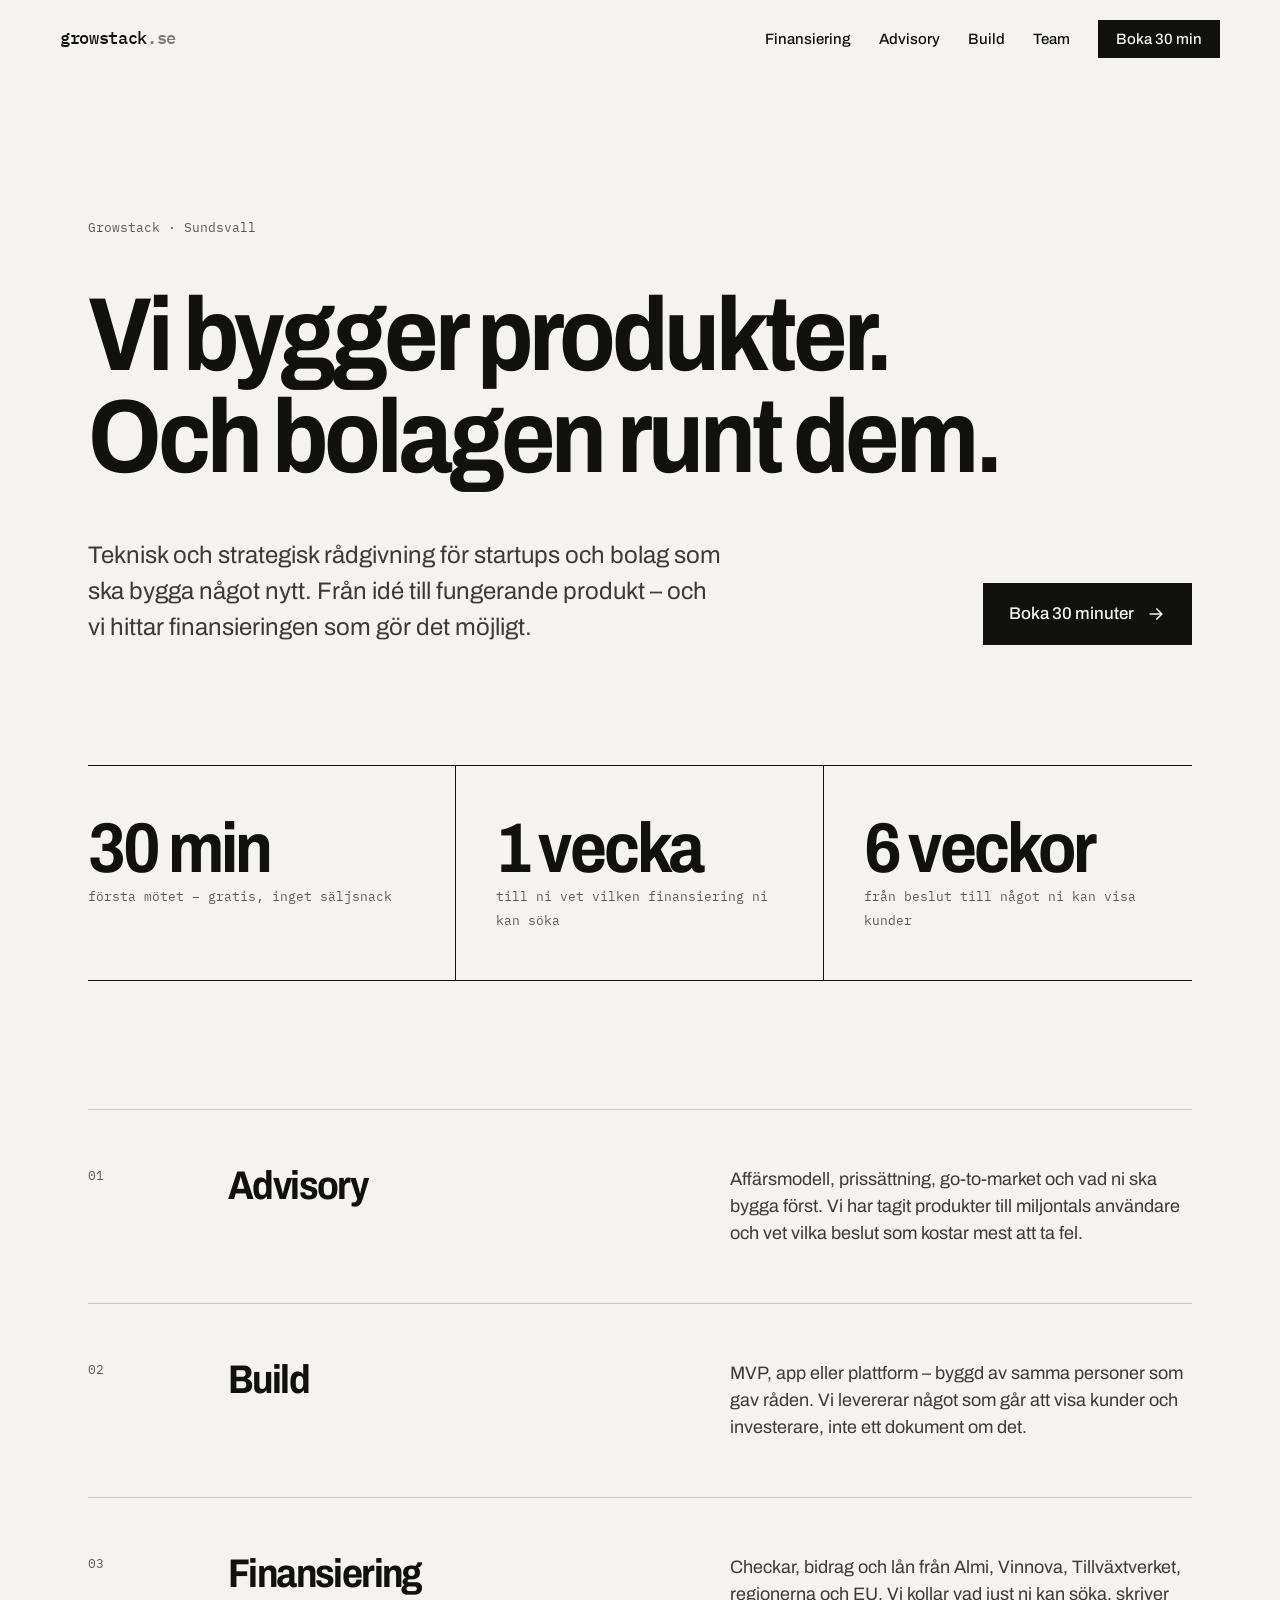
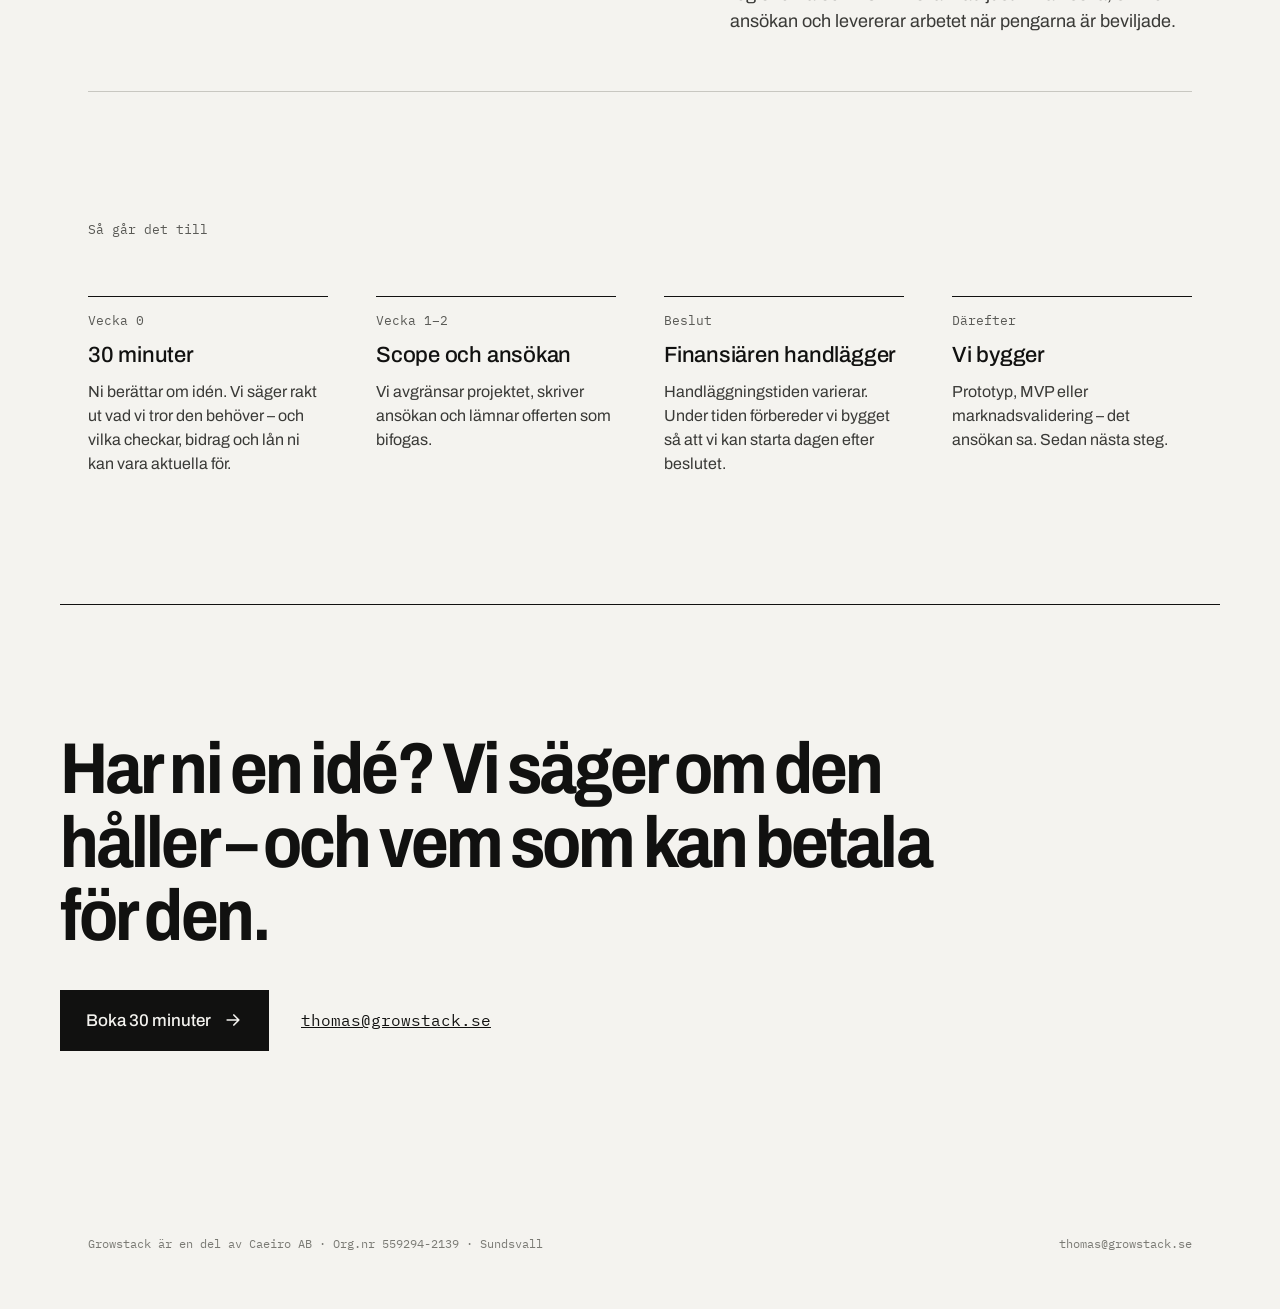
<file: index.html>
<!doctype html>
<html lang="sv"><head><meta charset="utf-8"><meta name="viewport" content="width=device-width,initial-scale=1">
<title>Growstack – produktbygge, rådgivning och finansiering för startups</title><meta name="description" content="Teknisk och strategisk rådgivning, MVP-bygge och hjälp att hitta och söka checkar, bidrag och lån. Sundsvall, hela världen."><link rel="canonical" href="https://growstack.se/">
<meta property="og:title" content="Growstack – produktbygge, rådgivning och finansiering för startups"><meta property="og:description" content="Teknisk och strategisk rådgivning, MVP-bygge och hjälp att hitta och söka checkar, bidrag och lån. Sundsvall, hela världen."><meta property="og:url" content="https://growstack.se/"><meta property="og:type" content="website">
<link rel="preconnect" href="https://fonts.googleapis.com"><link rel="preconnect" href="https://fonts.gstatic.com" crossorigin>
<link href="https://fonts.googleapis.com/css2?family=Archivo:wdth,wght@87.5,500;87.5,700;100,400;100,500&family=IBM+Plex+Mono:wght@400;500&display=swap" rel="stylesheet">
<link rel="stylesheet" href="/style.css">
<script type="application/ld+json">{"@context":"https://schema.org","@type":"ProfessionalService","name":"Growstack","url":"https://growstack.se","email":"thomas@growstack.se","address":{"@type":"PostalAddress","addressLocality":"Sundsvall","addressCountry":"SE"},"areaServed":"SE","parentOrganization":{"@type":"Organization","name":"Caeiro AB"}}</script>
</head><body>
<header><div class="wrap nav" id="nav"><a class="logo" href="/">growstack<span>.se</span></a><ul><li><a href="/finansiering">Finansiering</a></li><li><a href="/advisory">Advisory</a></li><li><a href="/build">Build</a></li><li><a href="/team">Team</a></li><li><a class="cta" href="/boka">Boka 30 min</a></li></ul>
<button class="burger" aria-label="Meny" onclick="document.getElementById('nav').classList.toggle('open')"><svg width="24" height="24" viewBox="0 0 24 24" fill="none" stroke="#111110" stroke-width="2" stroke-linecap="round"><path d="M4 7h16M4 12h16M4 17h16"/></svg></button></div></header>
<main><section class="wrap hero"><span class="mono">Growstack · Sundsvall</span><h1>Vi bygger produkter.<br>Och bolagen runt dem.</h1><div class="hero-row"><p class="lead">Teknisk och strategisk rådgivning för startups och bolag som ska bygga något nytt. Från idé till fungerande produkt – och vi hittar finansieringen som gör det möjligt.</p><a class="btn" href="/boka">Boka 30 minuter<svg width="20" height="20" viewBox="0 0 24 24" fill="none" stroke="currentColor" stroke-width="2" stroke-linecap="round" stroke-linejoin="round"><path d="M5 12h14M13 6l6 6-6 6"/></svg></a></div></section><section class="wrap" style="padding-top:0"><div class="nums"><div><b>30 min</b><span class="mono">första mötet – gratis, inget säljsnack</span></div><div><b>1 vecka</b><span class="mono">till ni vet vilken finansiering ni kan söka</span></div><div><b>6 veckor</b><span class="mono">från beslut till något ni kan visa kunder</span></div></div></section><section class="wrap" style="padding-top:0"><div class="rows"><div><span class="mono">01</span><h2>Advisory</h2><p style="font-size:18px;color:var(--body)">Affärsmodell, prissättning, go-to-market och vad ni ska bygga först. Vi har tagit produkter till miljontals användare och vet vilka beslut som kostar mest att ta fel.</p></div><div><span class="mono">02</span><h2>Build</h2><p style="font-size:18px;color:var(--body)">MVP, app eller plattform – byggd av samma personer som gav råden. Vi levererar något som går att visa kunder och investerare, inte ett dokument om det.</p></div><div><span class="mono">03</span><h2>Finansiering</h2><p style="font-size:18px;color:var(--body)">Checkar, bidrag och lån från Almi, Vinnova, Tillväxtverket, regionerna och EU. Vi kollar vad just ni kan söka, skriver ansökan och levererar arbetet när pengarna är beviljade.</p></div></div></section><section class="wrap" style="padding-top:0"><div class="stack" style="gap:56px"><span class="mono">Så går det till</span><div class="cols"><div><span class=mono>Vecka 0</span><h3>30 minuter</h3><p style="font-size:16px;color:var(--body)">Ni berättar om idén. Vi säger rakt ut vad vi tror den behöver – och vilka checkar, bidrag och lån ni kan vara aktuella för.</p></div><div><span class=mono>Vecka 1–2</span><h3>Scope och ansökan</h3><p style="font-size:16px;color:var(--body)">Vi avgränsar projektet, skriver ansökan och lämnar offerten som bifogas.</p></div><div><span class=mono>Beslut</span><h3>Finansiären handlägger</h3><p style="font-size:16px;color:var(--body)">Handläggningstiden varierar. Under tiden förbereder vi bygget så att vi kan starta dagen efter beslutet.</p></div><div><span class=mono>Därefter</span><h3>Vi bygger</h3><p style="font-size:16px;color:var(--body)">Prototyp, MVP eller marknadsvalidering – det ansökan sa. Sedan nästa steg.</p></div></div></div></section><section class="wrap" style="padding:0"><div class="cta-blk"><h2 style="font-size:clamp(36px,6vw,72px);max-width:900px">Har ni en idé? Vi säger om den håller – och vem som kan betala för den.</h2><div class="row"><a class="btn" href="/boka">Boka 30 minuter<svg width="20" height="20" viewBox="0 0 24 24" fill="none" stroke="currentColor" stroke-width="2" stroke-linecap="round" stroke-linejoin="round"><path d="M5 12h14M13 6l6 6-6 6"/></svg></a><a href="mailto:thomas@growstack.se" class="mono" style="font-size:16px;color:var(--ink)">thomas@growstack.se</a></div></div></section></main>
<footer><div class="wrap foot"><div>Growstack är en del av Caeiro AB · Org.nr 559294-2139 · Sundsvall</div><a href="mailto:thomas@growstack.se">thomas@growstack.se</a></div></footer>
</body></html>
</file>
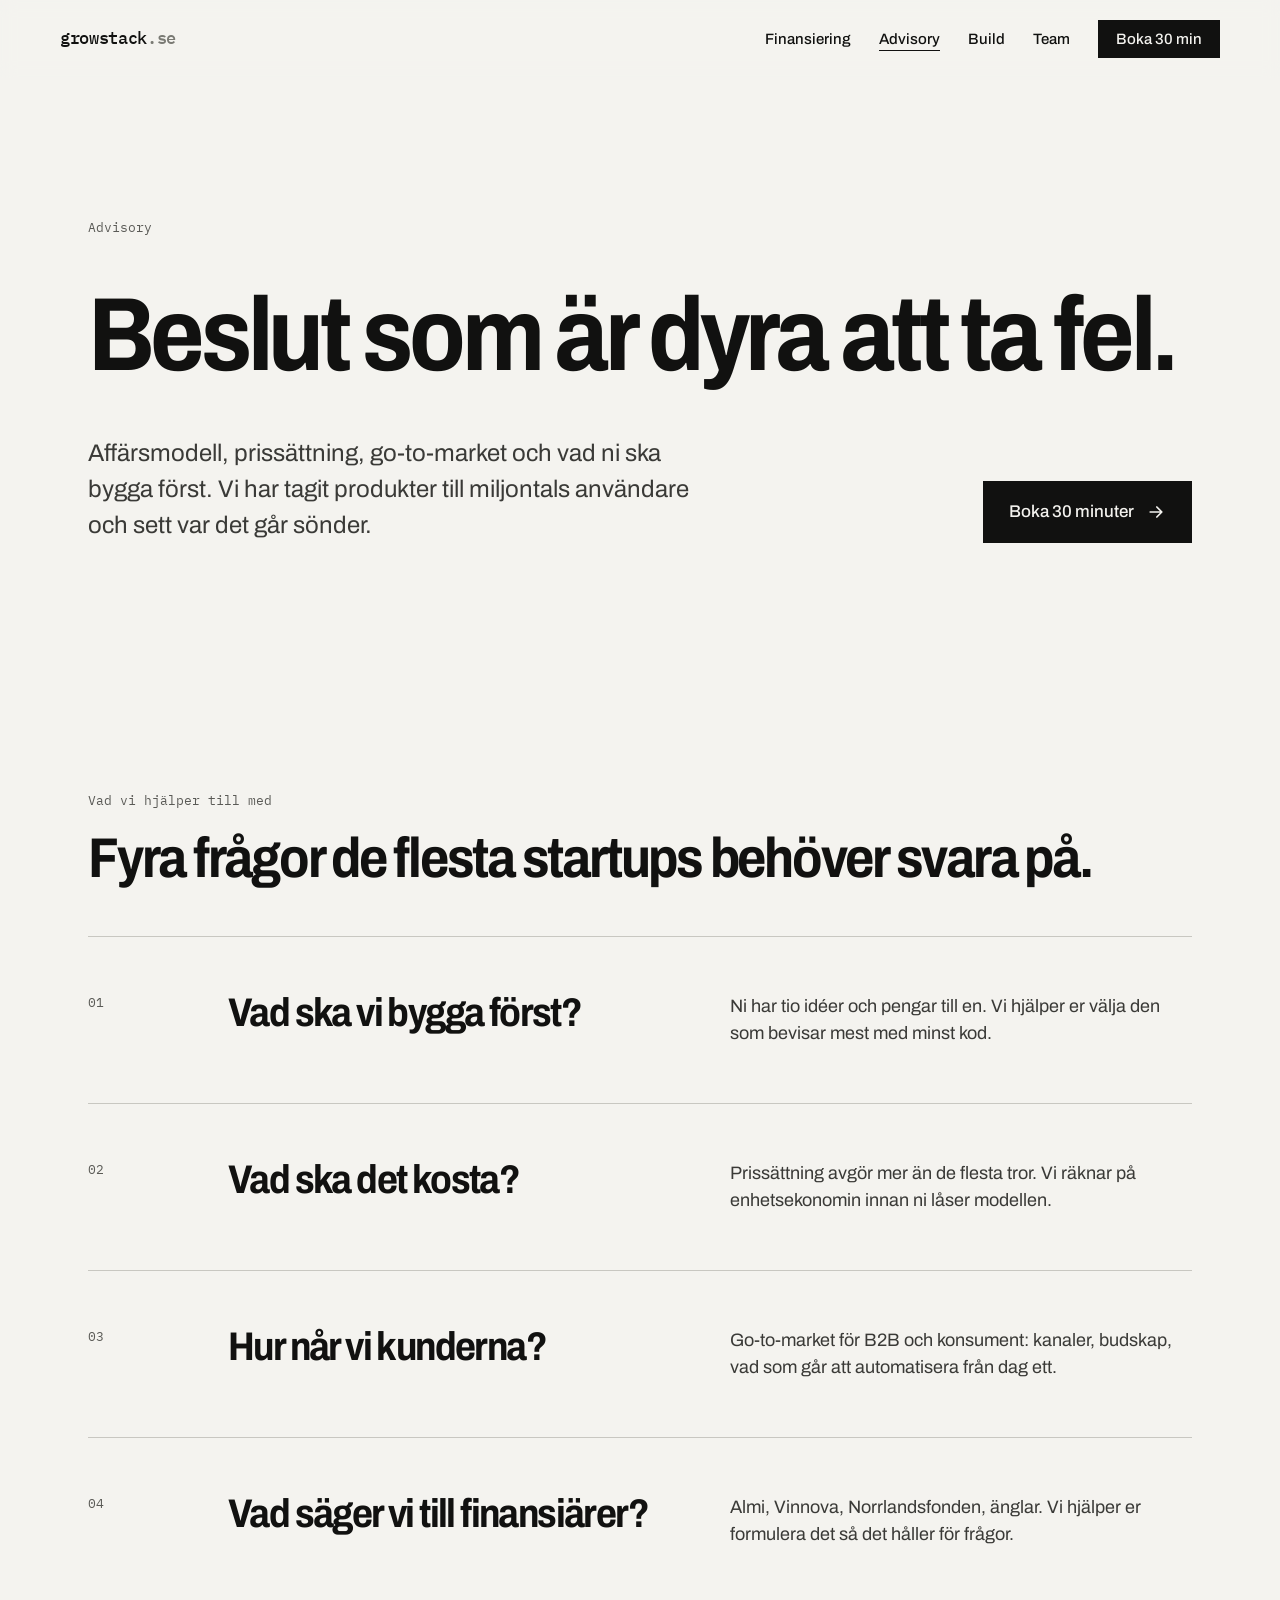
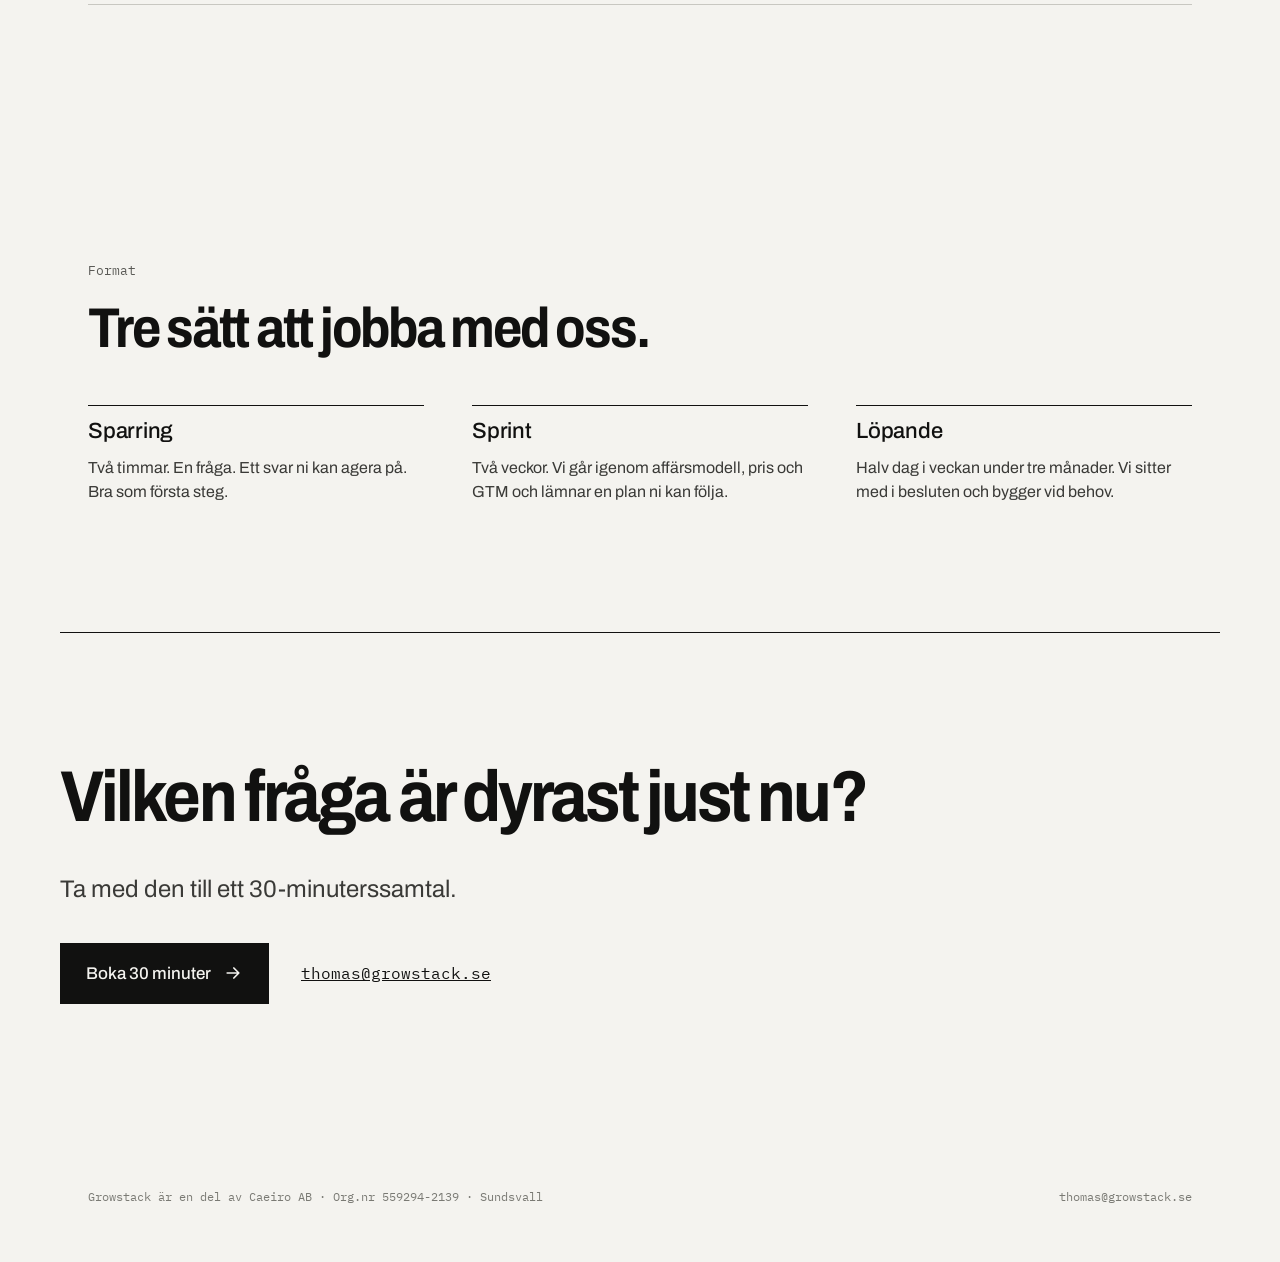
<file: advisory.html>
<!doctype html>
<html lang="sv"><head><meta charset="utf-8"><meta name="viewport" content="width=device-width,initial-scale=1">
<title>Advisory | Growstack</title><meta name="description" content="Affärsmodell, prissättning, go-to-market. Sparring, sprint eller löpande."><link rel="canonical" href="https://growstack.se/advisory">
<meta property="og:title" content="Advisory | Growstack"><meta property="og:description" content="Affärsmodell, prissättning, go-to-market. Sparring, sprint eller löpande."><meta property="og:url" content="https://growstack.se/advisory"><meta property="og:type" content="website">
<link rel="preconnect" href="https://fonts.googleapis.com"><link rel="preconnect" href="https://fonts.gstatic.com" crossorigin>
<link href="https://fonts.googleapis.com/css2?family=Archivo:wdth,wght@87.5,500;87.5,700;100,400;100,500&family=IBM+Plex+Mono:wght@400;500&display=swap" rel="stylesheet">
<link rel="stylesheet" href="/style.css">
<script type="application/ld+json">{"@context":"https://schema.org","@type":"ProfessionalService","name":"Growstack","url":"https://growstack.se","email":"thomas@growstack.se","address":{"@type":"PostalAddress","addressLocality":"Sundsvall","addressCountry":"SE"},"areaServed":"SE","parentOrganization":{"@type":"Organization","name":"Caeiro AB"}}</script>
</head><body>
<header><div class="wrap nav" id="nav"><a class="logo" href="/">growstack<span>.se</span></a><ul><li><a href="/finansiering">Finansiering</a></li><li><a href="/advisory" class="on">Advisory</a></li><li><a href="/build">Build</a></li><li><a href="/team">Team</a></li><li><a class="cta" href="/boka">Boka 30 min</a></li></ul>
<button class="burger" aria-label="Meny" onclick="document.getElementById('nav').classList.toggle('open')"><svg width="24" height="24" viewBox="0 0 24 24" fill="none" stroke="#111110" stroke-width="2" stroke-linecap="round"><path d="M4 7h16M4 12h16M4 17h16"/></svg></button></div></header>
<main><section class="wrap hero"><span class="mono">Advisory</span><h1>Beslut som är dyra att ta fel.</h1><div class="hero-row"><p class="lead">Affärsmodell, prissättning, go-to-market och vad ni ska bygga först. Vi har tagit produkter till miljontals användare och sett var det går sönder.</p><a class="btn" href="/boka">Boka 30 minuter<svg width="20" height="20" viewBox="0 0 24 24" fill="none" stroke="currentColor" stroke-width="2" stroke-linecap="round" stroke-linejoin="round"><path d="M5 12h14M13 6l6 6-6 6"/></svg></a></div></section><section class="wrap" style="padding-bottom:48px"><div class="stack" style="gap:20px"><span class="mono">Vad vi hjälper till med</span><h2>Fyra frågor de flesta startups behöver svara på.</h2></div></section><section class="wrap" style="padding-top:0"><div class="rows"><div><span class="mono">01</span><h2>Vad ska vi bygga först?</h2><p style="font-size:18px;color:var(--body)">Ni har tio idéer och pengar till en. Vi hjälper er välja den som bevisar mest med minst kod.</p></div><div><span class="mono">02</span><h2>Vad ska det kosta?</h2><p style="font-size:18px;color:var(--body)">Prissättning avgör mer än de flesta tror. Vi räknar på enhetsekonomin innan ni låser modellen.</p></div><div><span class="mono">03</span><h2>Hur når vi kunderna?</h2><p style="font-size:18px;color:var(--body)">Go-to-market för B2B och konsument: kanaler, budskap, vad som går att automatisera från dag ett.</p></div><div><span class="mono">04</span><h2>Vad säger vi till finansiärer?</h2><p style="font-size:18px;color:var(--body)">Almi, Vinnova, Norrlandsfonden, änglar. Vi hjälper er formulera det så det håller för frågor.</p></div></div></section><section class="wrap" style="padding-bottom:48px"><div class="stack" style="gap:20px"><span class="mono">Format</span><h2>Tre sätt att jobba med oss.</h2></div></section><section class="wrap" style="padding-top:0"><div class="cols cols-3"><div><h3>Sparring</h3><p style="font-size:16px;color:var(--body)">Två timmar. En fråga. Ett svar ni kan agera på. Bra som första steg.</p></div><div><h3>Sprint</h3><p style="font-size:16px;color:var(--body)">Två veckor. Vi går igenom affärsmodell, pris och GTM och lämnar en plan ni kan följa.</p></div><div><h3>Löpande</h3><p style="font-size:16px;color:var(--body)">Halv dag i veckan under tre månader. Vi sitter med i besluten och bygger vid behov.</p></div></div></section><section class="wrap" style="padding:0"><div class="cta-blk"><h2 style="font-size:clamp(36px,6vw,72px);max-width:900px">Vilken fråga är dyrast just nu?</h2><p class=lead>Ta med den till ett 30-minuterssamtal.</p><div class="row"><a class="btn" href="/boka">Boka 30 minuter<svg width="20" height="20" viewBox="0 0 24 24" fill="none" stroke="currentColor" stroke-width="2" stroke-linecap="round" stroke-linejoin="round"><path d="M5 12h14M13 6l6 6-6 6"/></svg></a><a href="mailto:thomas@growstack.se" class="mono" style="font-size:16px;color:var(--ink)">thomas@growstack.se</a></div></div></section></main>
<footer><div class="wrap foot"><div>Growstack är en del av Caeiro AB · Org.nr 559294-2139 · Sundsvall</div><a href="mailto:thomas@growstack.se">thomas@growstack.se</a></div></footer>
</body></html>
</file>
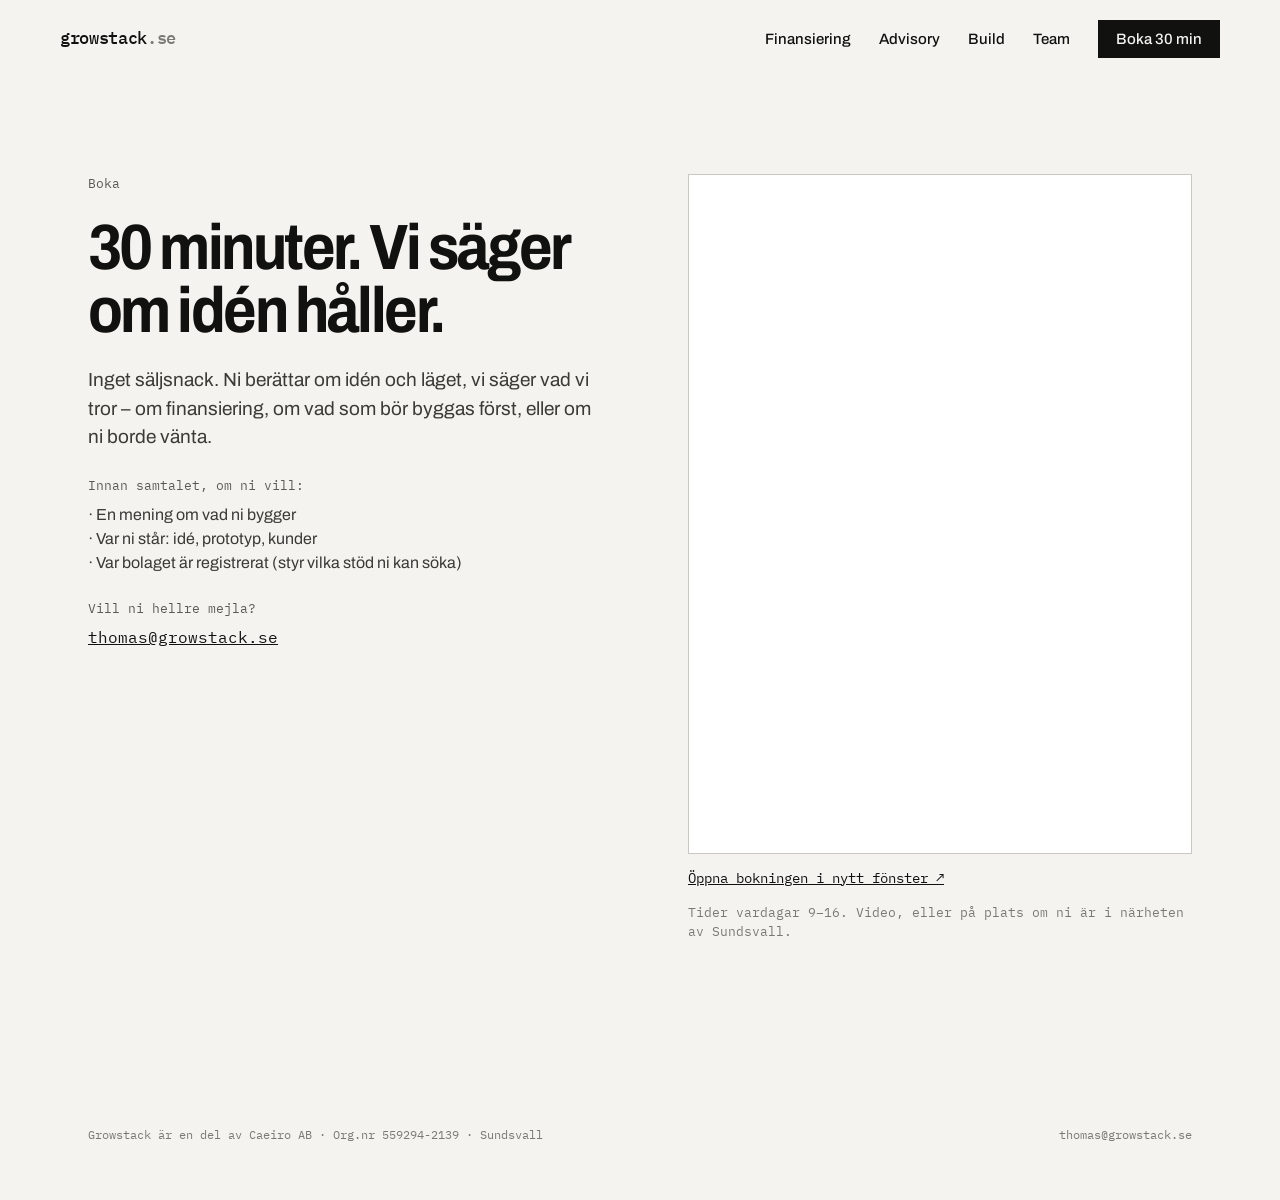
<file: boka.html>
<!doctype html>
<html lang="sv"><head><meta charset="utf-8"><meta name="viewport" content="width=device-width,initial-scale=1">
<title>Boka 30 minuter | Growstack</title><meta name="description" content="Inget säljsnack. Ni berättar om idén, vi säger vad vi tror."><link rel="canonical" href="https://growstack.se/boka">
<meta property="og:title" content="Boka 30 minuter | Growstack"><meta property="og:description" content="Inget säljsnack. Ni berättar om idén, vi säger vad vi tror."><meta property="og:url" content="https://growstack.se/boka"><meta property="og:type" content="website">
<link rel="preconnect" href="https://fonts.googleapis.com"><link rel="preconnect" href="https://fonts.gstatic.com" crossorigin>
<link href="https://fonts.googleapis.com/css2?family=Archivo:wdth,wght@87.5,500;87.5,700;100,400;100,500&family=IBM+Plex+Mono:wght@400;500&display=swap" rel="stylesheet">
<link rel="stylesheet" href="/style.css">
<script type="application/ld+json">{"@context":"https://schema.org","@type":"ProfessionalService","name":"Growstack","url":"https://growstack.se","email":"thomas@growstack.se","address":{"@type":"PostalAddress","addressLocality":"Sundsvall","addressCountry":"SE"},"areaServed":"SE","parentOrganization":{"@type":"Organization","name":"Caeiro AB"}}</script>
</head><body>
<header><div class="wrap nav" id="nav"><a class="logo" href="/">growstack<span>.se</span></a><ul><li><a href="/finansiering">Finansiering</a></li><li><a href="/advisory">Advisory</a></li><li><a href="/build">Build</a></li><li><a href="/team">Team</a></li><li><a class="cta" href="/boka">Boka 30 min</a></li></ul>
<button class="burger" aria-label="Meny" onclick="document.getElementById('nav').classList.toggle('open')"><svg width="24" height="24" viewBox="0 0 24 24" fill="none" stroke="#111110" stroke-width="2" stroke-linecap="round"><path d="M4 7h16M4 12h16M4 17h16"/></svg></button></div></header>
<main><section class="wrap" style="padding-top:96px"><div class="dark-grid" style="align-items:start">
 <div class="stack" style="gap:24px"><span class="mono">Boka</span><h1 style="font-size:clamp(36px,5.5vw,64px)">30 minuter. Vi säger om idén håller.</h1>
 <p class="lead" style="font-size:19px">Inget säljsnack. Ni berättar om idén och läget, vi säger vad vi tror – om finansiering, om vad som bör byggas först, eller om ni borde vänta.</p>
 <div class="stack" style="gap:8px"><span class="mono">Innan samtalet, om ni vill:</span><p style="font-size:16px;color:var(--body)">· En mening om vad ni bygger<br>· Var ni står: idé, prototyp, kunder<br>· Var bolaget är registrerat (styr vilka stöd ni kan söka)</p></div>
 <div class="stack" style="gap:6px"><span class="mono">Vill ni hellre mejla?</span><a href="mailto:thomas@growstack.se" class="mono" style="font-size:16px;color:var(--ink)">thomas@growstack.se</a></div></div>
 <div class="stack" style="gap:14px"><iframe src="https://cal.com/thomas-j-69b268/30min?embed=true&layout=month_view&theme=light" title="Boka 30 minuter med Growstack" style="width:100%;min-height:680px;border:1px solid var(--line);background:#fff" loading="lazy"></iframe><a class="mono" href="https://cal.com/thomas-j-69b268/30min" style="font-size:14px;color:var(--ink)">Öppna bokningen i nytt fönster ↗</a><span class="mono" style="color:var(--faint)">Tider vardagar 9–16. Video, eller på plats om ni är i närheten av Sundsvall.</span></div>
</div></section></main>
<footer><div class="wrap foot"><div>Growstack är en del av Caeiro AB · Org.nr 559294-2139 · Sundsvall</div><a href="mailto:thomas@growstack.se">thomas@growstack.se</a></div></footer>
</body></html>
</file>
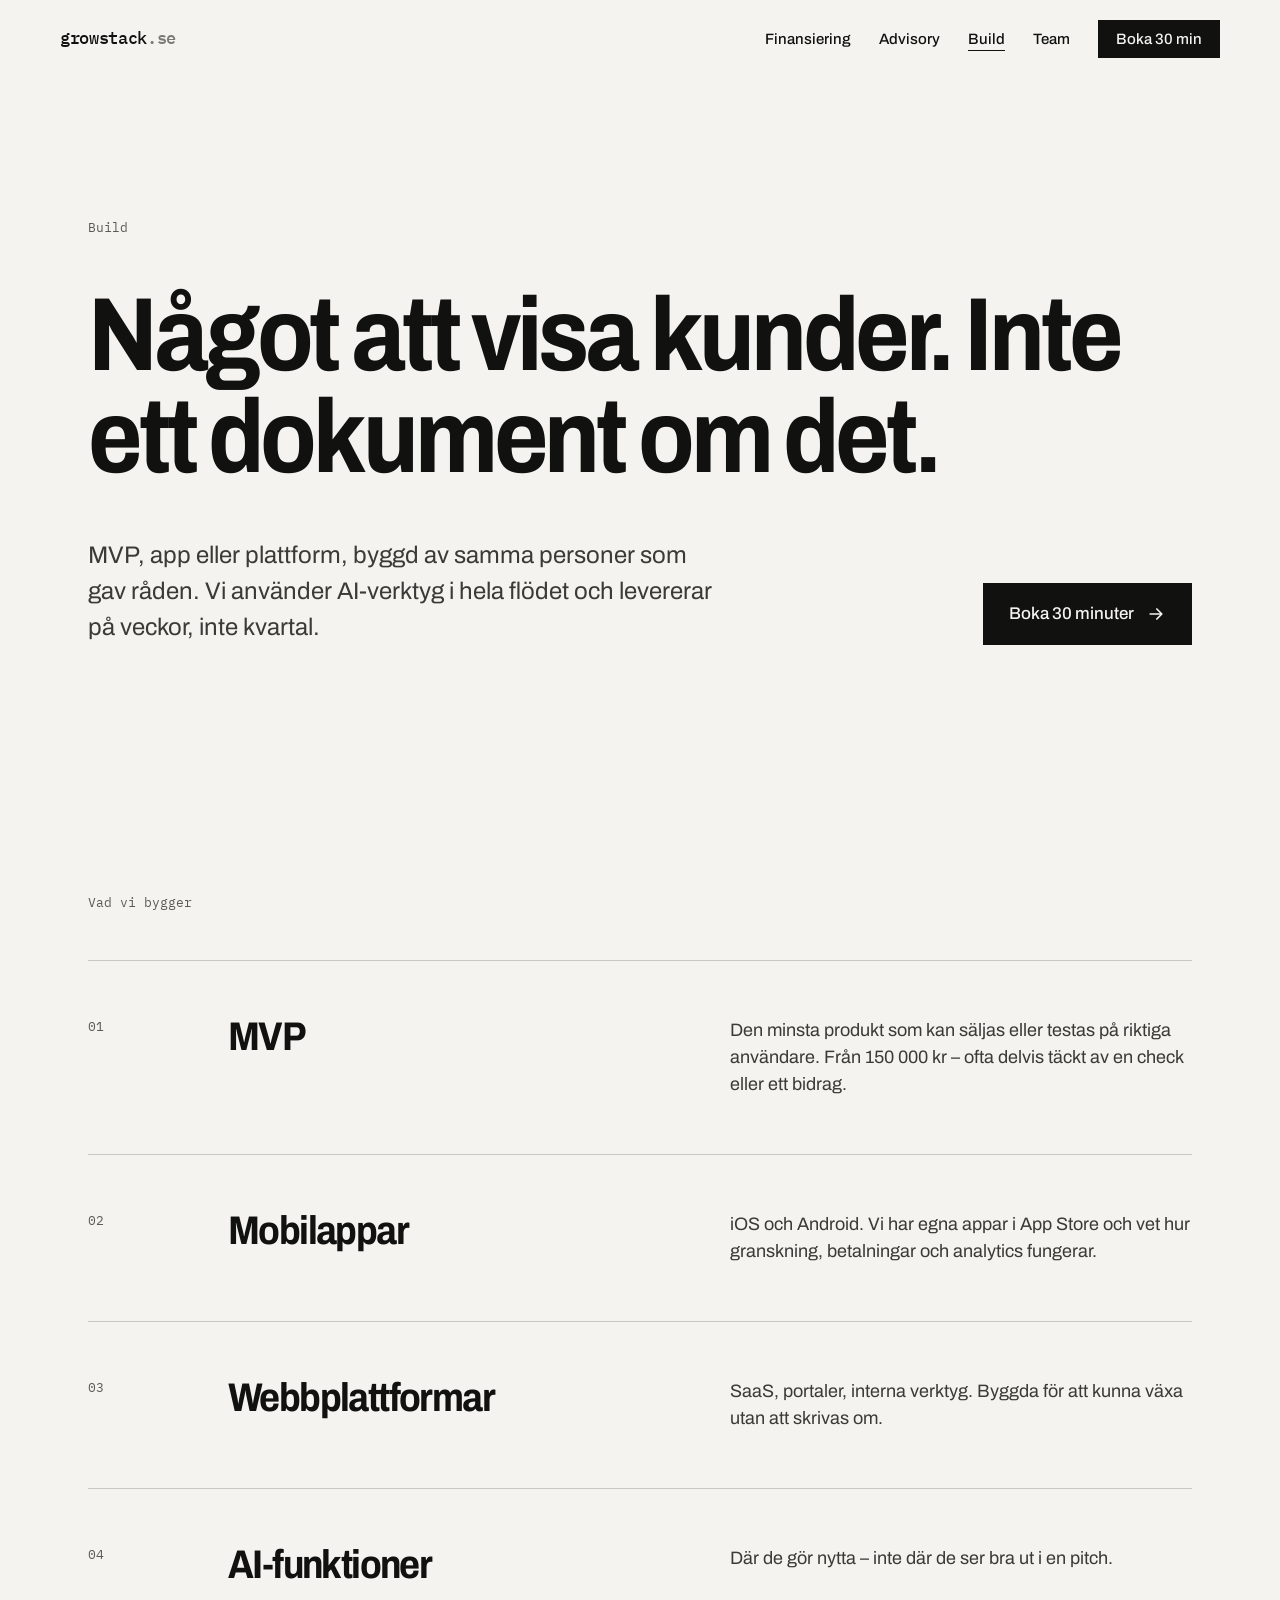
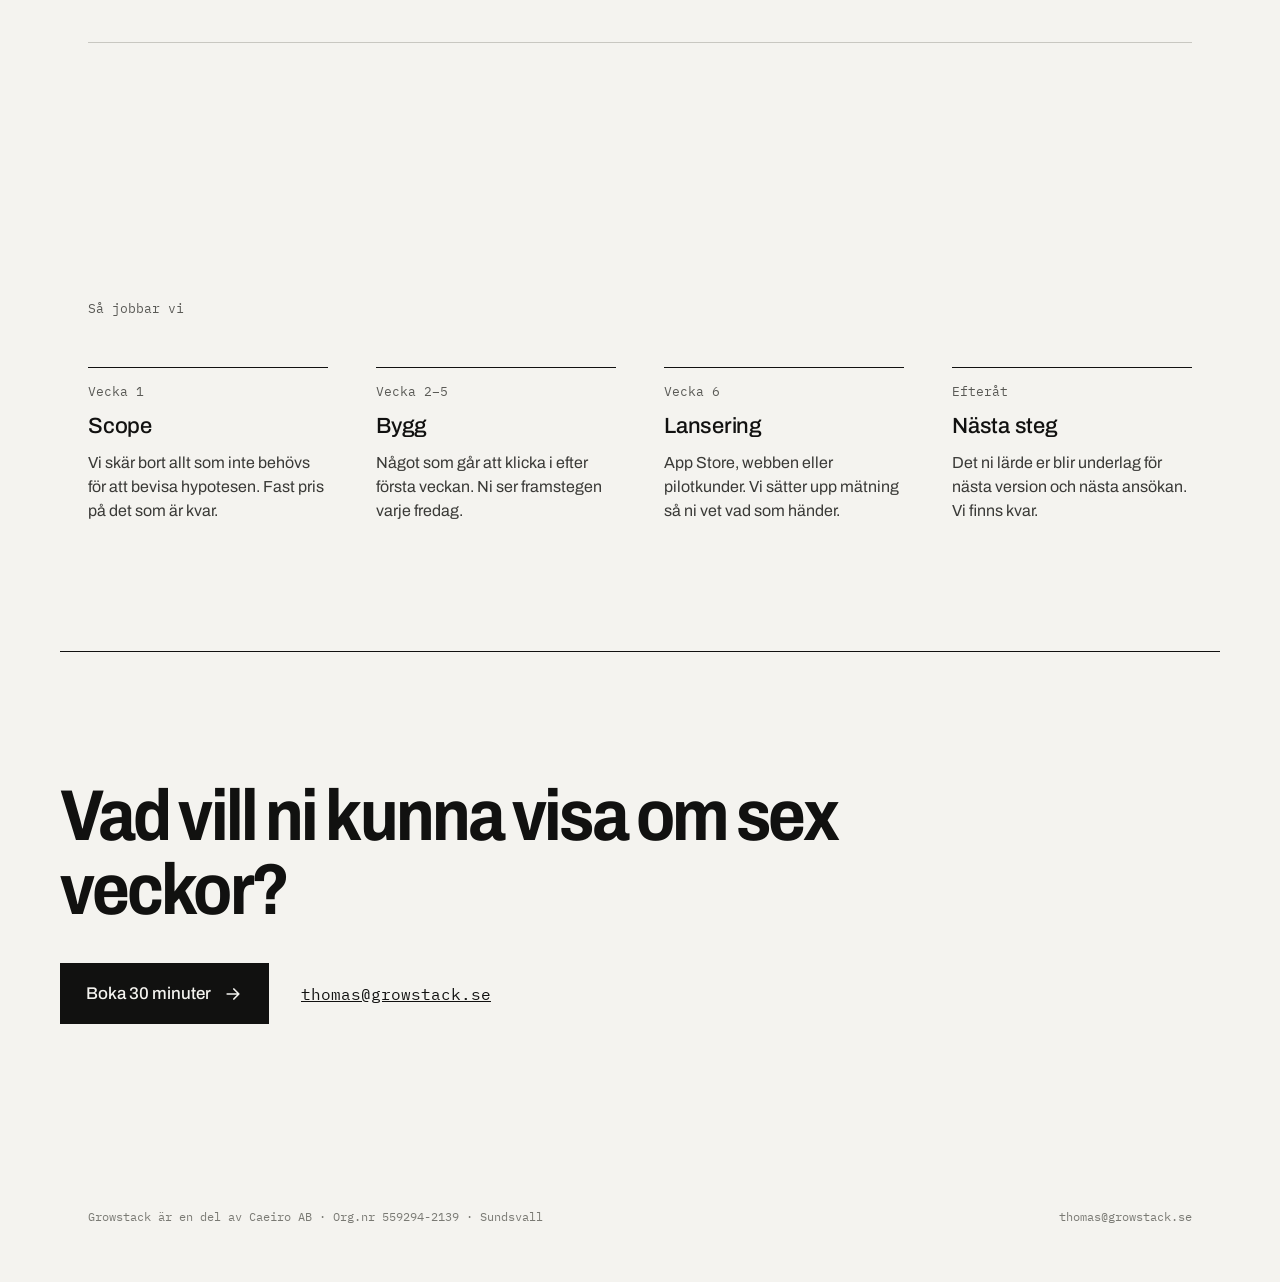
<file: build.html>
<!doctype html>
<html lang="sv"><head><meta charset="utf-8"><meta name="viewport" content="width=device-width,initial-scale=1">
<title>Build – MVP, appar och plattformar | Growstack</title><meta name="description" content="MVP från 150 000 kr, byggd av samma personer som gav råden."><link rel="canonical" href="https://growstack.se/build">
<meta property="og:title" content="Build – MVP, appar och plattformar | Growstack"><meta property="og:description" content="MVP från 150 000 kr, byggd av samma personer som gav råden."><meta property="og:url" content="https://growstack.se/build"><meta property="og:type" content="website">
<link rel="preconnect" href="https://fonts.googleapis.com"><link rel="preconnect" href="https://fonts.gstatic.com" crossorigin>
<link href="https://fonts.googleapis.com/css2?family=Archivo:wdth,wght@87.5,500;87.5,700;100,400;100,500&family=IBM+Plex+Mono:wght@400;500&display=swap" rel="stylesheet">
<link rel="stylesheet" href="/style.css">
<script type="application/ld+json">{"@context":"https://schema.org","@type":"ProfessionalService","name":"Growstack","url":"https://growstack.se","email":"thomas@growstack.se","address":{"@type":"PostalAddress","addressLocality":"Sundsvall","addressCountry":"SE"},"areaServed":"SE","parentOrganization":{"@type":"Organization","name":"Caeiro AB"}}</script>
</head><body>
<header><div class="wrap nav" id="nav"><a class="logo" href="/">growstack<span>.se</span></a><ul><li><a href="/finansiering">Finansiering</a></li><li><a href="/advisory">Advisory</a></li><li><a href="/build" class="on">Build</a></li><li><a href="/team">Team</a></li><li><a class="cta" href="/boka">Boka 30 min</a></li></ul>
<button class="burger" aria-label="Meny" onclick="document.getElementById('nav').classList.toggle('open')"><svg width="24" height="24" viewBox="0 0 24 24" fill="none" stroke="#111110" stroke-width="2" stroke-linecap="round"><path d="M4 7h16M4 12h16M4 17h16"/></svg></button></div></header>
<main><section class="wrap hero"><span class="mono">Build</span><h1>Något att visa kunder. Inte ett dokument om det.</h1><div class="hero-row"><p class="lead">MVP, app eller plattform, byggd av samma personer som gav råden. Vi använder AI-verktyg i hela flödet och levererar på veckor, inte kvartal.</p><a class="btn" href="/boka">Boka 30 minuter<svg width="20" height="20" viewBox="0 0 24 24" fill="none" stroke="currentColor" stroke-width="2" stroke-linecap="round" stroke-linejoin="round"><path d="M5 12h14M13 6l6 6-6 6"/></svg></a></div></section><section class="wrap" style="padding-bottom:48px"><div class="stack" style="gap:20px"><span class="mono">Vad vi bygger</span></div></section><section class="wrap" style="padding-top:0"><div class="rows"><div><span class="mono">01</span><h2>MVP</h2><p style="font-size:18px;color:var(--body)">Den minsta produkt som kan säljas eller testas på riktiga användare. Från 150 000 kr – ofta delvis täckt av en check eller ett bidrag.</p></div><div><span class="mono">02</span><h2>Mobilappar</h2><p style="font-size:18px;color:var(--body)">iOS och Android. Vi har egna appar i App Store och vet hur granskning, betalningar och analytics fungerar.</p></div><div><span class="mono">03</span><h2>Webbplattformar</h2><p style="font-size:18px;color:var(--body)">SaaS, portaler, interna verktyg. Byggda för att kunna växa utan att skrivas om.</p></div><div><span class="mono">04</span><h2>AI-funktioner</h2><p style="font-size:18px;color:var(--body)">Där de gör nytta – inte där de ser bra ut i en pitch.</p></div></div></section><section class="wrap" style="padding-bottom:48px"><div class="stack" style="gap:20px"><span class="mono">Så jobbar vi</span></div></section><section class="wrap" style="padding-top:0"><div class="cols"><div><span class=mono>Vecka 1</span><h3>Scope</h3><p style="font-size:16px;color:var(--body)">Vi skär bort allt som inte behövs för att bevisa hypotesen. Fast pris på det som är kvar.</p></div><div><span class=mono>Vecka 2–5</span><h3>Bygg</h3><p style="font-size:16px;color:var(--body)">Något som går att klicka i efter första veckan. Ni ser framstegen varje fredag.</p></div><div><span class=mono>Vecka 6</span><h3>Lansering</h3><p style="font-size:16px;color:var(--body)">App Store, webben eller pilotkunder. Vi sätter upp mätning så ni vet vad som händer.</p></div><div><span class=mono>Efteråt</span><h3>Nästa steg</h3><p style="font-size:16px;color:var(--body)">Det ni lärde er blir underlag för nästa version och nästa ansökan. Vi finns kvar.</p></div></div></section><section class="wrap" style="padding:0"><div class="cta-blk"><h2 style="font-size:clamp(36px,6vw,72px);max-width:900px">Vad vill ni kunna visa om sex veckor?</h2><div class="row"><a class="btn" href="/boka">Boka 30 minuter<svg width="20" height="20" viewBox="0 0 24 24" fill="none" stroke="currentColor" stroke-width="2" stroke-linecap="round" stroke-linejoin="round"><path d="M5 12h14M13 6l6 6-6 6"/></svg></a><a href="mailto:thomas@growstack.se" class="mono" style="font-size:16px;color:var(--ink)">thomas@growstack.se</a></div></div></section></main>
<footer><div class="wrap foot"><div>Growstack är en del av Caeiro AB · Org.nr 559294-2139 · Sundsvall</div><a href="mailto:thomas@growstack.se">thomas@growstack.se</a></div></footer>
</body></html>
</file>
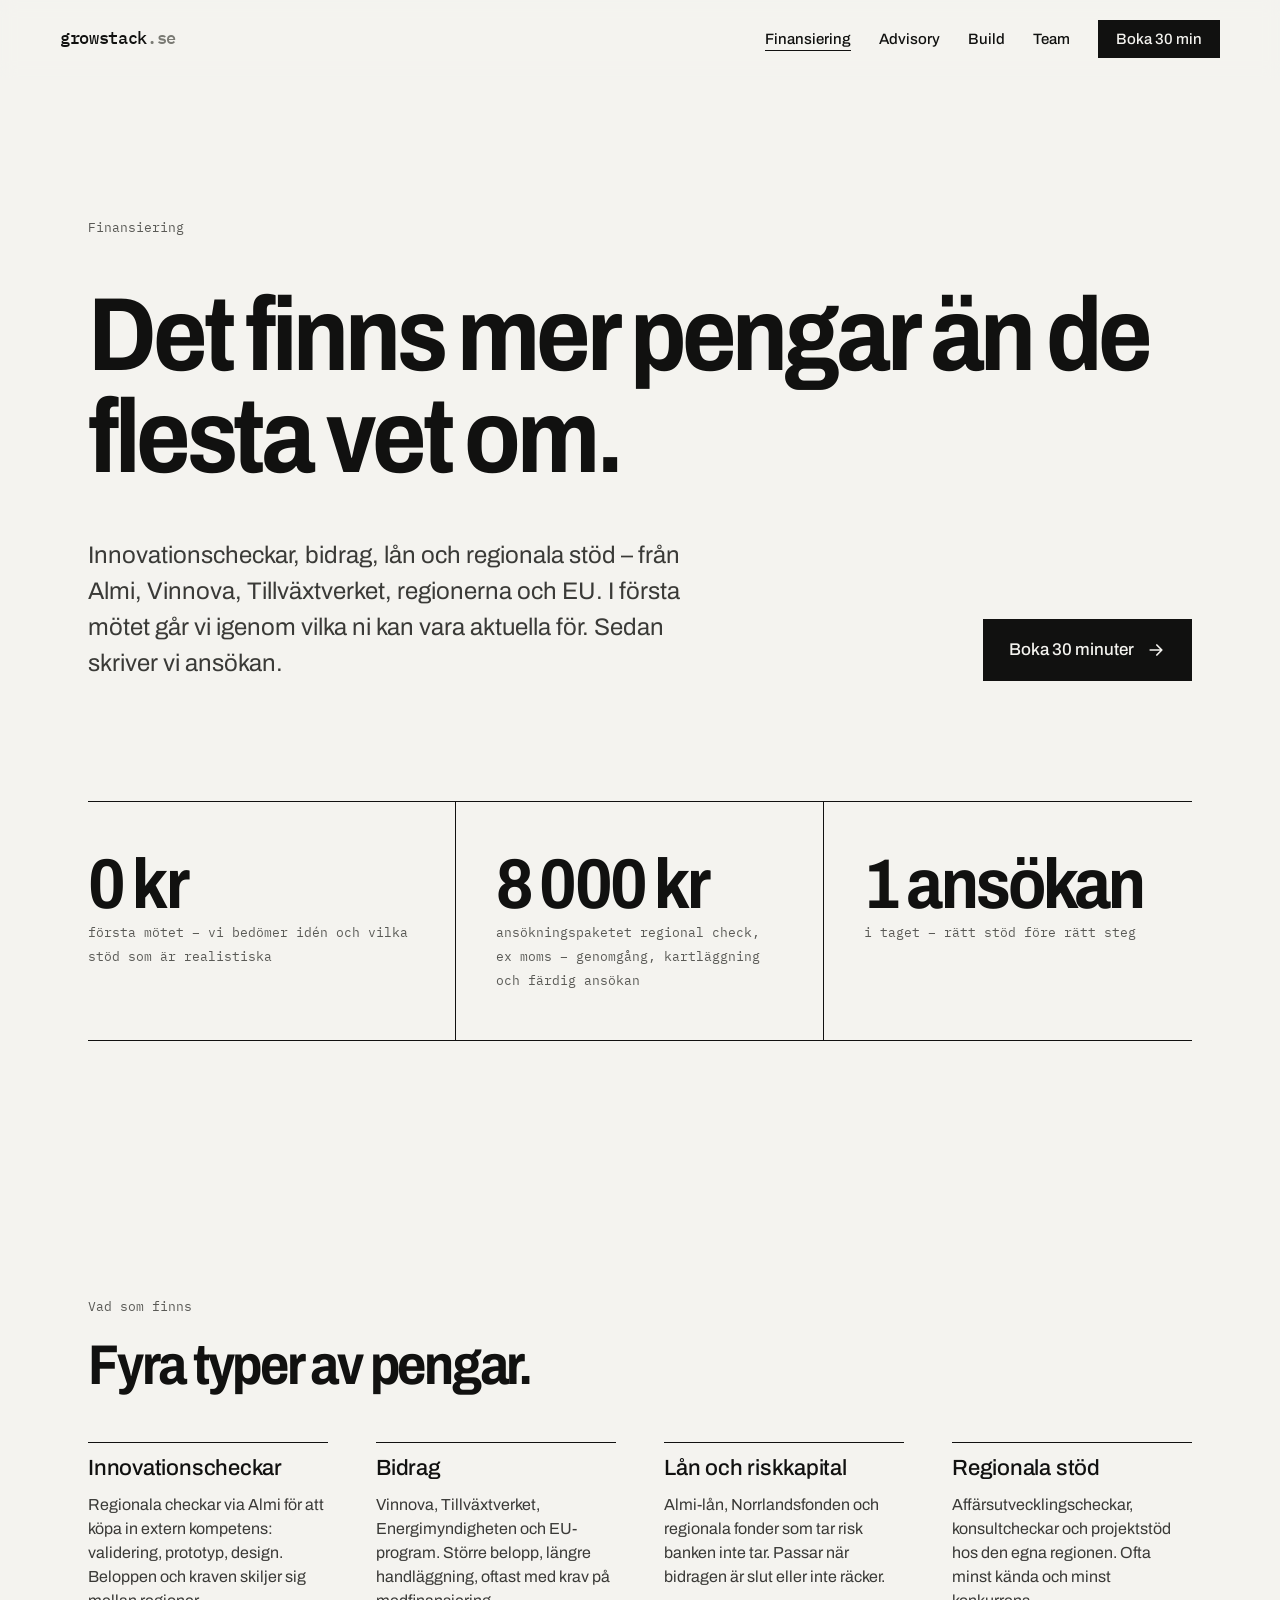
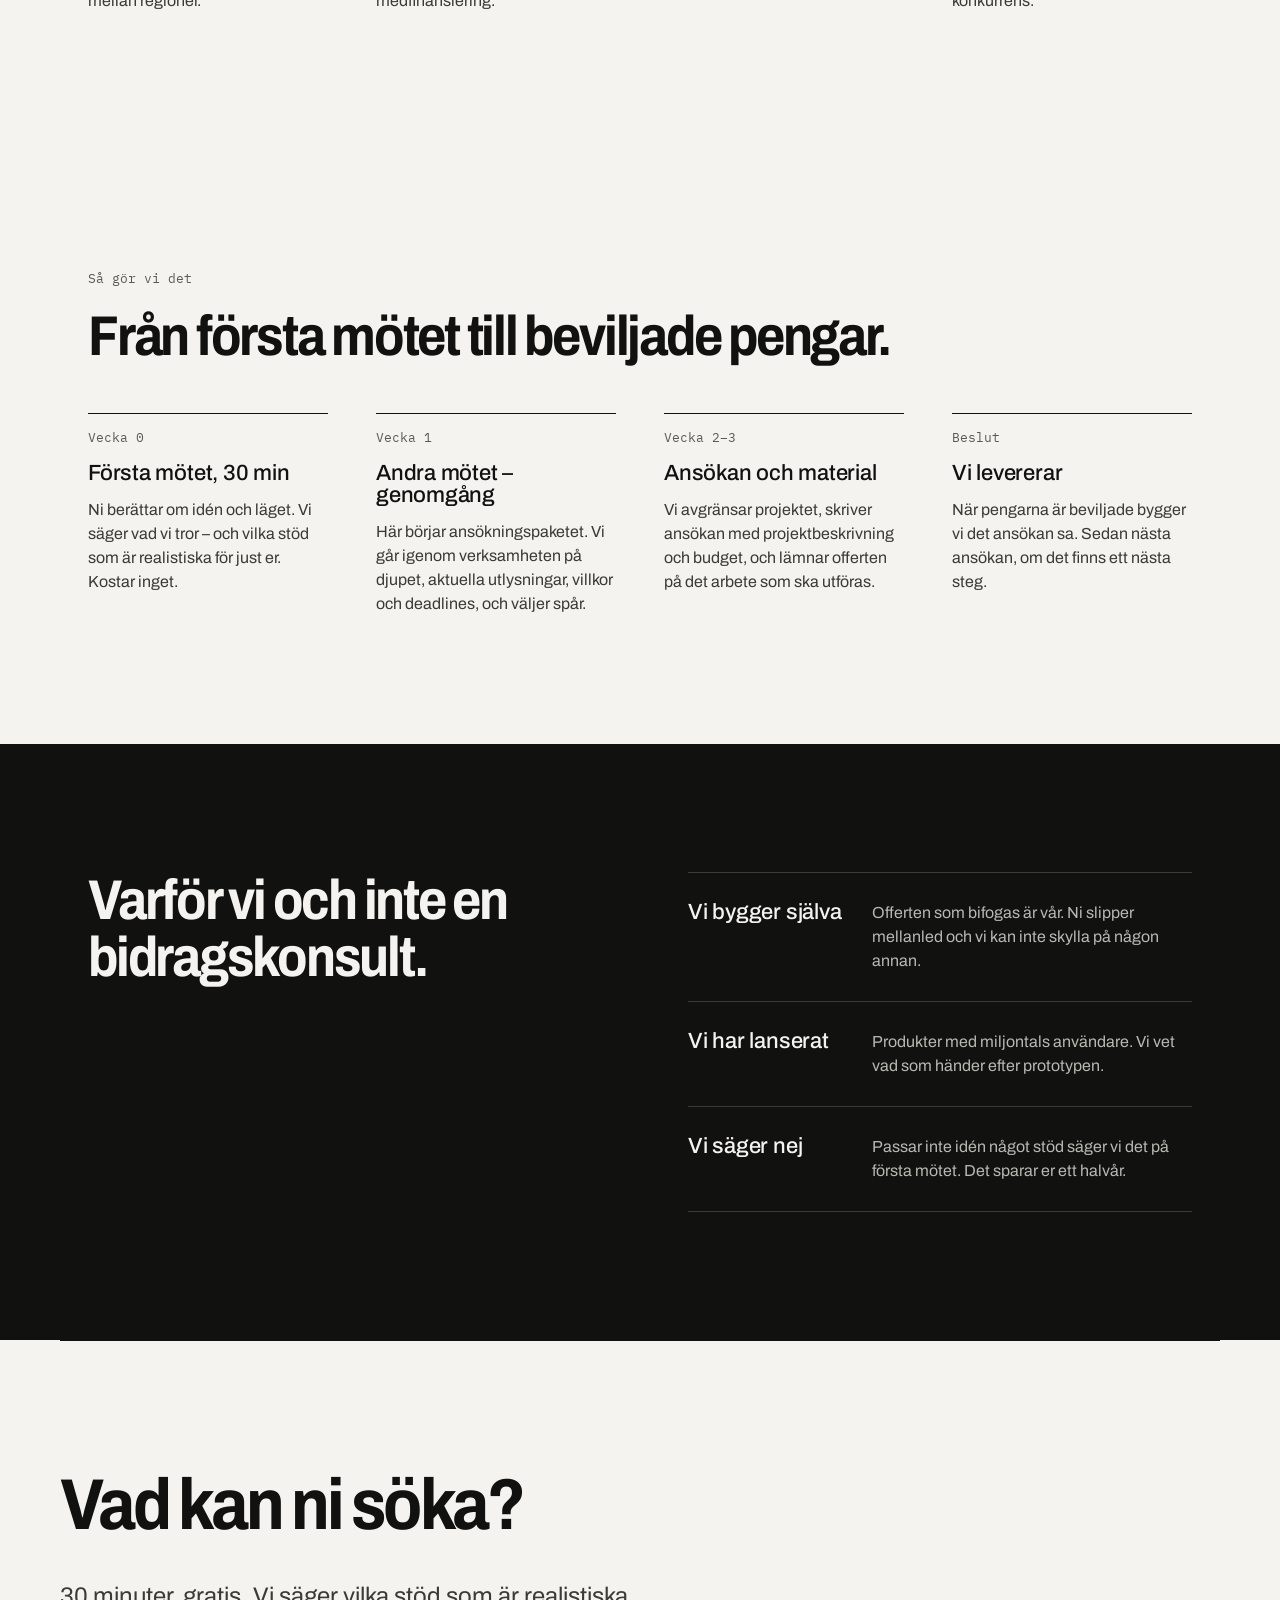
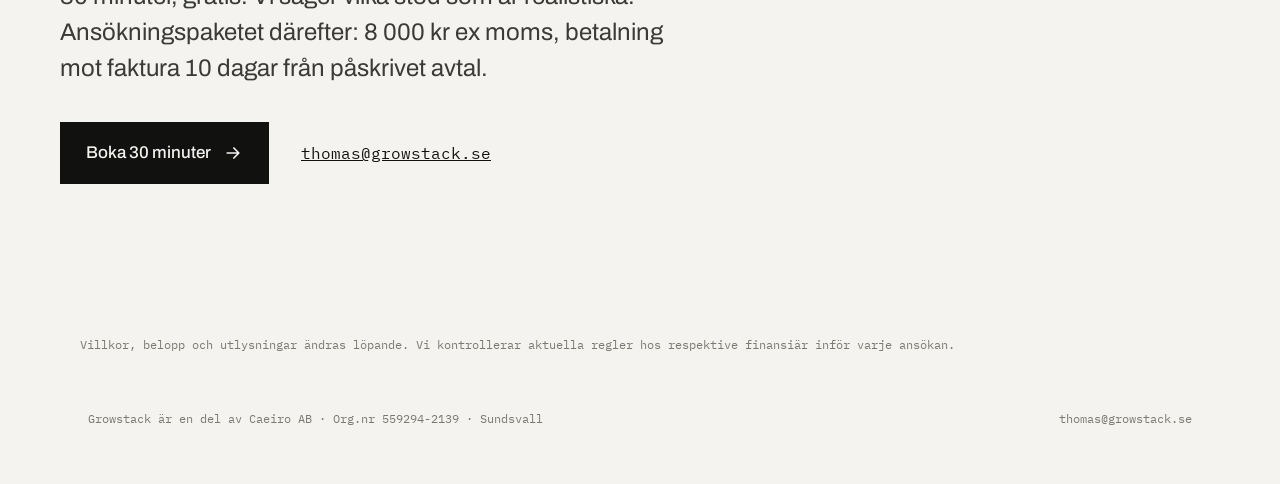
<file: finansiering.html>
<!doctype html>
<html lang="sv"><head><meta charset="utf-8"><meta name="viewport" content="width=device-width,initial-scale=1">
<title>Finansiering för startups – checkar, bidrag och lån | Growstack</title><meta name="description" content="Vi kartlägger vilka checkar, bidrag och lån ni kan söka, skriver ansökan och levererar arbetet."><link rel="canonical" href="https://growstack.se/finansiering">
<meta property="og:title" content="Finansiering för startups – checkar, bidrag och lån | Growstack"><meta property="og:description" content="Vi kartlägger vilka checkar, bidrag och lån ni kan söka, skriver ansökan och levererar arbetet."><meta property="og:url" content="https://growstack.se/finansiering"><meta property="og:type" content="website">
<link rel="preconnect" href="https://fonts.googleapis.com"><link rel="preconnect" href="https://fonts.gstatic.com" crossorigin>
<link href="https://fonts.googleapis.com/css2?family=Archivo:wdth,wght@87.5,500;87.5,700;100,400;100,500&family=IBM+Plex+Mono:wght@400;500&display=swap" rel="stylesheet">
<link rel="stylesheet" href="/style.css">
<script type="application/ld+json">{"@context":"https://schema.org","@type":"ProfessionalService","name":"Growstack","url":"https://growstack.se","email":"thomas@growstack.se","address":{"@type":"PostalAddress","addressLocality":"Sundsvall","addressCountry":"SE"},"areaServed":"SE","parentOrganization":{"@type":"Organization","name":"Caeiro AB"}}</script>
</head><body>
<header><div class="wrap nav" id="nav"><a class="logo" href="/">growstack<span>.se</span></a><ul><li><a href="/finansiering" class="on">Finansiering</a></li><li><a href="/advisory">Advisory</a></li><li><a href="/build">Build</a></li><li><a href="/team">Team</a></li><li><a class="cta" href="/boka">Boka 30 min</a></li></ul>
<button class="burger" aria-label="Meny" onclick="document.getElementById('nav').classList.toggle('open')"><svg width="24" height="24" viewBox="0 0 24 24" fill="none" stroke="#111110" stroke-width="2" stroke-linecap="round"><path d="M4 7h16M4 12h16M4 17h16"/></svg></button></div></header>
<main><section class="wrap hero"><span class="mono">Finansiering</span><h1>Det finns mer pengar än de flesta vet om.</h1><div class="hero-row"><p class="lead">Innovationscheckar, bidrag, lån och regionala stöd – från Almi, Vinnova, Tillväxtverket, regionerna och EU. I första mötet går vi igenom vilka ni kan vara aktuella för. Sedan skriver vi ansökan.</p><a class="btn" href="/boka">Boka 30 minuter<svg width="20" height="20" viewBox="0 0 24 24" fill="none" stroke="currentColor" stroke-width="2" stroke-linecap="round" stroke-linejoin="round"><path d="M5 12h14M13 6l6 6-6 6"/></svg></a></div></section><section class="wrap" style="padding-top:0"><div class="nums"><div><b>0 kr</b><span class="mono">första mötet – vi bedömer idén och vilka stöd som är realistiska</span></div><div><b>8 000 kr</b><span class="mono">ansökningspaketet regional check, ex moms – genomgång, kartläggning och färdig ansökan</span></div><div><b>1 ansökan</b><span class="mono">i taget – rätt stöd före rätt steg</span></div></div></section><section class="wrap" style="padding-bottom:48px"><div class="stack" style="gap:20px"><span class="mono">Vad som finns</span><h2>Fyra typer av pengar.</h2></div></section><section class="wrap" style="padding-top:0"><div class="cols"><div><h3>Innovationscheckar</h3><p style="font-size:16px;color:var(--body)">Regionala checkar via Almi för att köpa in extern kompetens: validering, prototyp, design. Beloppen och kraven skiljer sig mellan regioner.</p></div><div><h3>Bidrag</h3><p style="font-size:16px;color:var(--body)">Vinnova, Tillväxtverket, Energimyndigheten och EU-program. Större belopp, längre handläggning, oftast med krav på medfinansiering.</p></div><div><h3>Lån och riskkapital</h3><p style="font-size:16px;color:var(--body)">Almi-lån, Norrlandsfonden och regionala fonder som tar risk banken inte tar. Passar när bidragen är slut eller inte räcker.</p></div><div><h3>Regionala stöd</h3><p style="font-size:16px;color:var(--body)">Affärsutvecklingscheckar, konsultcheckar och projektstöd hos den egna regionen. Ofta minst kända och minst konkurrens.</p></div></div></section><section class="wrap" style="padding-bottom:48px"><div class="stack" style="gap:20px"><span class="mono">Så gör vi det</span><h2>Från första mötet till beviljade pengar.</h2></div></section><section class="wrap" style="padding-top:0"><div class="cols"><div><span class=mono>Vecka 0</span><h3>Första mötet, 30 min</h3><p style="font-size:16px;color:var(--body)">Ni berättar om idén och läget. Vi säger vad vi tror – och vilka stöd som är realistiska för just er. Kostar inget.</p></div><div><span class=mono>Vecka 1</span><h3>Andra mötet – genomgång</h3><p style="font-size:16px;color:var(--body)">Här börjar ansökningspaketet. Vi går igenom verksamheten på djupet, aktuella utlysningar, villkor och deadlines, och väljer spår.</p></div><div><span class=mono>Vecka 2–3</span><h3>Ansökan och material</h3><p style="font-size:16px;color:var(--body)">Vi avgränsar projektet, skriver ansökan med projektbeskrivning och budget, och lämnar offerten på det arbete som ska utföras.</p></div><div><span class=mono>Beslut</span><h3>Vi levererar</h3><p style="font-size:16px;color:var(--body)">När pengarna är beviljade bygger vi det ansökan sa. Sedan nästa ansökan, om det finns ett nästa steg.</p></div></div></section><section class="dark"><div class="wrap dark-grid"><h2>Varför vi och inte en bidragskonsult.</h2><div class="proof"><div><h3>Vi bygger själva</h3><p>Offerten som bifogas är vår. Ni slipper mellanled och vi kan inte skylla på någon annan.</p></div><div><h3>Vi har lanserat</h3><p>Produkter med miljontals användare. Vi vet vad som händer efter prototypen.</p></div><div><h3>Vi säger nej</h3><p>Passar inte idén något stöd säger vi det på första mötet. Det sparar er ett halvår.</p></div></div></div></section><section class="wrap" style="padding:0"><div class="cta-blk"><h2 style="font-size:clamp(36px,6vw,72px);max-width:900px">Vad kan ni söka?</h2><p class=lead>30 minuter, gratis. Vi säger vilka stöd som är realistiska. Ansökningspaketet därefter: 8 000 kr ex moms, betalning mot faktura 10 dagar från påskrivet avtal.</p><div class="row"><a class="btn" href="/boka">Boka 30 minuter<svg width="20" height="20" viewBox="0 0 24 24" fill="none" stroke="currentColor" stroke-width="2" stroke-linecap="round" stroke-linejoin="round"><path d="M5 12h14M13 6l6 6-6 6"/></svg></a><a href="mailto:thomas@growstack.se" class="mono" style="font-size:16px;color:var(--ink)">thomas@growstack.se</a></div></div></section><section class="wrap" style="padding:24px 20px 0"><p class="mono" style="font-size:12px;color:var(--faint)">Villkor, belopp och utlysningar ändras löpande. Vi kontrollerar aktuella regler hos respektive finansiär inför varje ansökan.</p></section></main>
<footer><div class="wrap foot"><div>Growstack är en del av Caeiro AB · Org.nr 559294-2139 · Sundsvall</div><a href="mailto:thomas@growstack.se">thomas@growstack.se</a></div></footer>
</body></html>
</file>
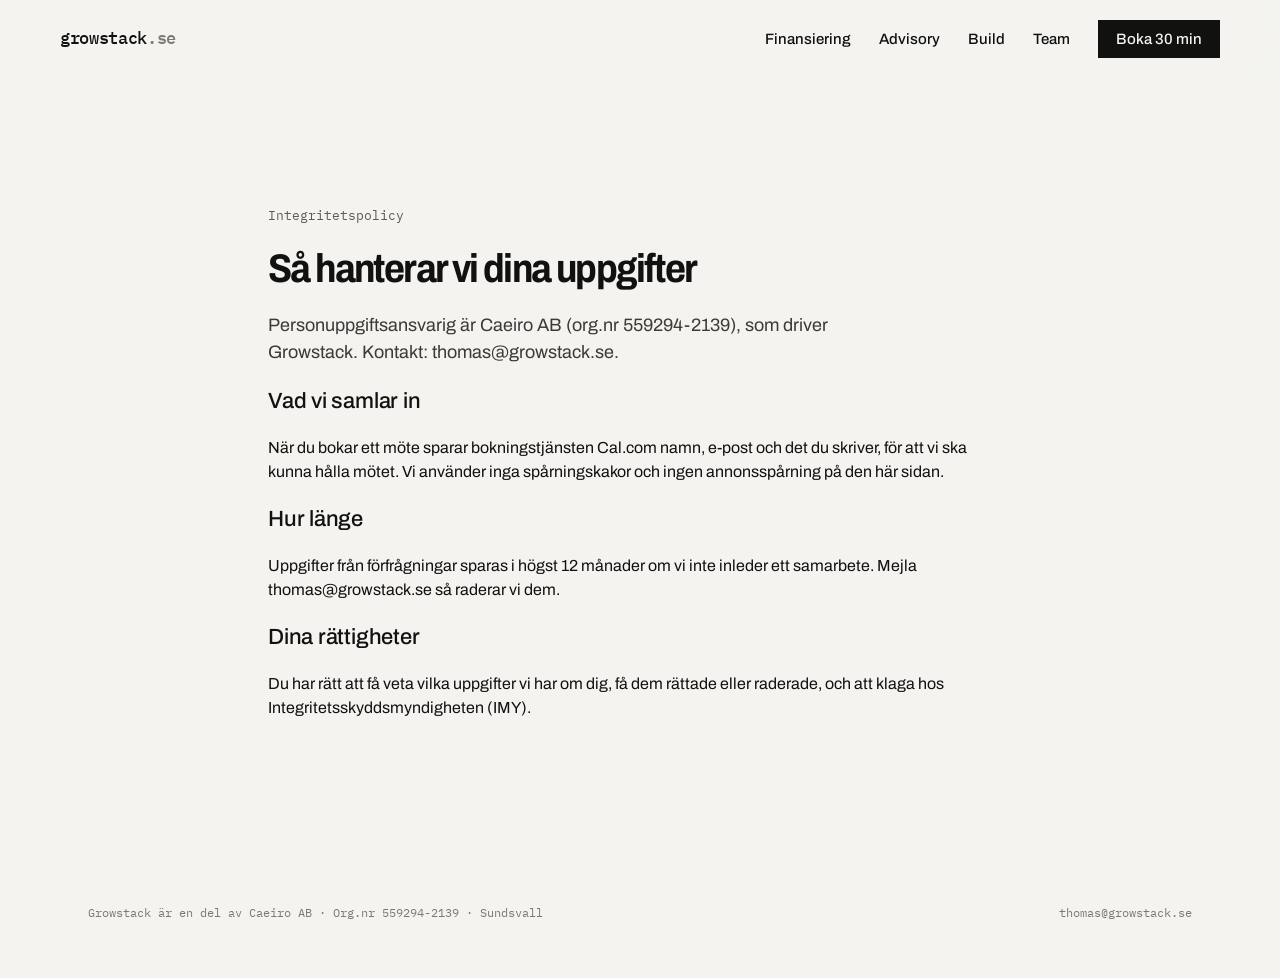
<file: integritetspolicy.html>
<!doctype html>
<html lang="sv"><head><meta charset="utf-8"><meta name="viewport" content="width=device-width,initial-scale=1">
<title>Integritetspolicy | Growstack</title><meta name="description" content="Så hanterar Growstack (Caeiro AB) dina personuppgifter."><link rel="canonical" href="https://growstack.se/integritetspolicy">
<meta property="og:title" content="Integritetspolicy | Growstack"><meta property="og:description" content="Så hanterar Growstack (Caeiro AB) dina personuppgifter."><meta property="og:url" content="https://growstack.se/integritetspolicy"><meta property="og:type" content="website">
<link rel="preconnect" href="https://fonts.googleapis.com"><link rel="preconnect" href="https://fonts.gstatic.com" crossorigin>
<link href="https://fonts.googleapis.com/css2?family=Archivo:wdth,wght@87.5,500;87.5,700;100,400;100,500&family=IBM+Plex+Mono:wght@400;500&display=swap" rel="stylesheet">
<link rel="stylesheet" href="/style.css">
<script type="application/ld+json">{"@context":"https://schema.org","@type":"ProfessionalService","name":"Growstack","url":"https://growstack.se","email":"thomas@growstack.se","address":{"@type":"PostalAddress","addressLocality":"Sundsvall","addressCountry":"SE"},"areaServed":"SE","parentOrganization":{"@type":"Organization","name":"Caeiro AB"}}</script>
</head><body>
<header><div class="wrap nav" id="nav"><a class="logo" href="/">growstack<span>.se</span></a><ul><li><a href="/finansiering">Finansiering</a></li><li><a href="/advisory">Advisory</a></li><li><a href="/build">Build</a></li><li><a href="/team">Team</a></li><li><a class="cta" href="/boka">Boka 30 min</a></li></ul>
<button class="burger" aria-label="Meny" onclick="document.getElementById('nav').classList.toggle('open')"><svg width="24" height="24" viewBox="0 0 24 24" fill="none" stroke="#111110" stroke-width="2" stroke-linecap="round"><path d="M4 7h16M4 12h16M4 17h16"/></svg></button></div></header>
<main><section class="wrap" style="max-width:800px"><div class="stack"><span class="mono">Integritetspolicy</span><h1 style="font-size:40px">Så hanterar vi dina uppgifter</h1>
<p class="lead" style="font-size:18px">Personuppgiftsansvarig är Caeiro AB (org.nr 559294-2139), som driver Growstack. Kontakt: thomas@growstack.se.</p>
<h3>Vad vi samlar in</h3><p>När du bokar ett möte sparar bokningstjänsten Cal.com namn, e-post och det du skriver, för att vi ska kunna hålla mötet. Vi använder inga spårningskakor och ingen annonsspårning på den här sidan.</p>
<h3>Hur länge</h3><p>Uppgifter från förfrågningar sparas i högst 12 månader om vi inte inleder ett samarbete. Mejla thomas@growstack.se så raderar vi dem.</p>
<h3>Dina rättigheter</h3><p>Du har rätt att få veta vilka uppgifter vi har om dig, få dem rättade eller raderade, och att klaga hos Integritetsskyddsmyndigheten (IMY).</p></div></section></main>
<footer><div class="wrap foot"><div>Growstack är en del av Caeiro AB · Org.nr 559294-2139 · Sundsvall</div><a href="mailto:thomas@growstack.se">thomas@growstack.se</a></div></footer>
</body></html>
</file>
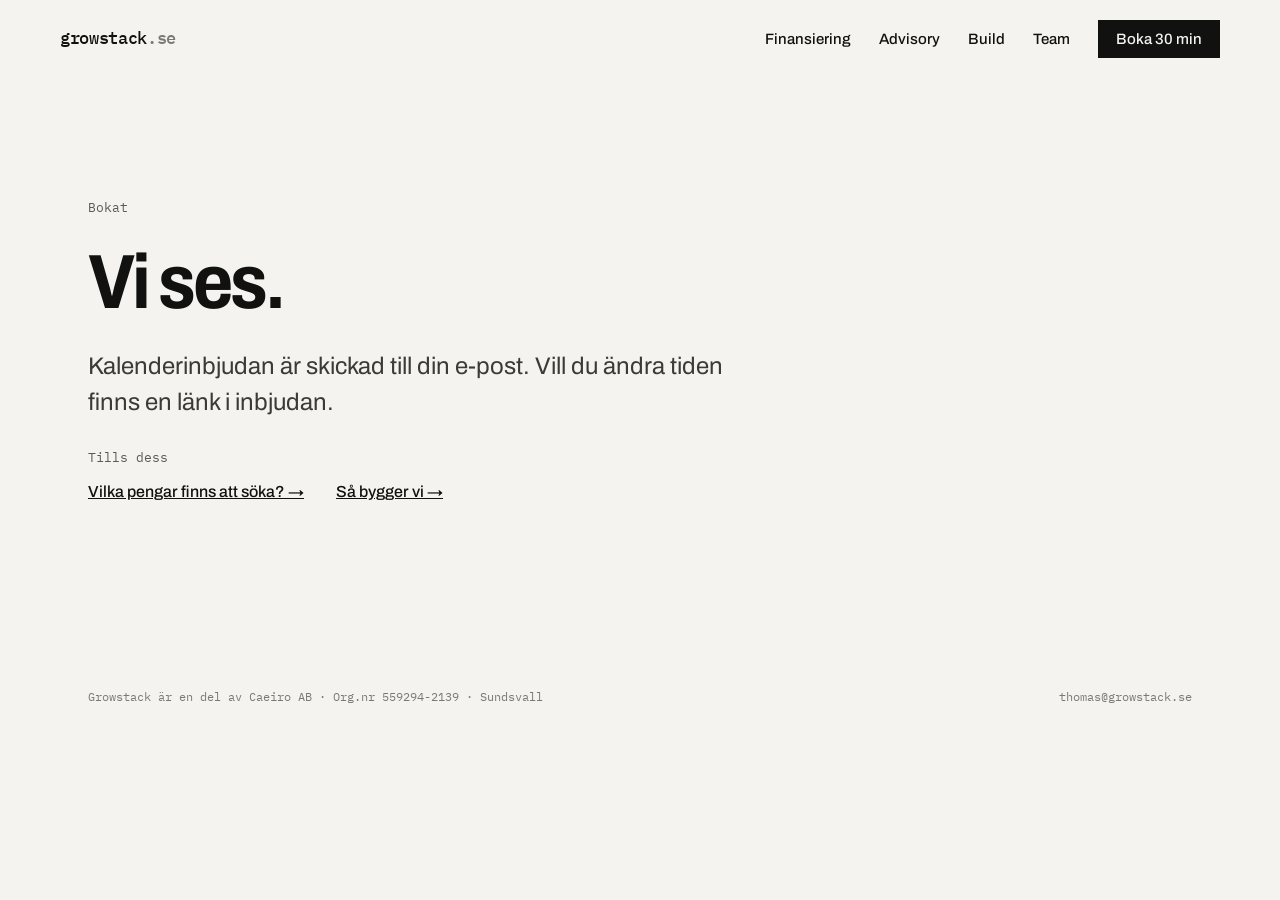
<file: tack.html>
<!doctype html>
<html lang="sv"><head><meta charset="utf-8"><meta name="viewport" content="width=device-width,initial-scale=1">
<title>Bokat | Growstack</title><meta name="description" content="Vi ses."><link rel="canonical" href="https://growstack.se/tack">
<meta property="og:title" content="Bokat | Growstack"><meta property="og:description" content="Vi ses."><meta property="og:url" content="https://growstack.se/tack"><meta property="og:type" content="website">
<link rel="preconnect" href="https://fonts.googleapis.com"><link rel="preconnect" href="https://fonts.gstatic.com" crossorigin>
<link href="https://fonts.googleapis.com/css2?family=Archivo:wdth,wght@87.5,500;87.5,700;100,400;100,500&family=IBM+Plex+Mono:wght@400;500&display=swap" rel="stylesheet">
<link rel="stylesheet" href="/style.css">
<script type="application/ld+json">{"@context":"https://schema.org","@type":"ProfessionalService","name":"Growstack","url":"https://growstack.se","email":"thomas@growstack.se","address":{"@type":"PostalAddress","addressLocality":"Sundsvall","addressCountry":"SE"},"areaServed":"SE","parentOrganization":{"@type":"Organization","name":"Caeiro AB"}}</script>
</head><body>
<header><div class="wrap nav" id="nav"><a class="logo" href="/">growstack<span>.se</span></a><ul><li><a href="/finansiering">Finansiering</a></li><li><a href="/advisory">Advisory</a></li><li><a href="/build">Build</a></li><li><a href="/team">Team</a></li><li><a class="cta" href="/boka">Boka 30 min</a></li></ul>
<button class="burger" aria-label="Meny" onclick="document.getElementById('nav').classList.toggle('open')"><svg width="24" height="24" viewBox="0 0 24 24" fill="none" stroke="#111110" stroke-width="2" stroke-linecap="round"><path d="M4 7h16M4 12h16M4 17h16"/></svg></button></div></header>
<main><section class="wrap" style="padding-top:120px"><div class="stack" style="gap:28px"><span class="mono">Bokat</span><h1 style="font-size:clamp(36px,6vw,80px);max-width:900px">Vi ses.</h1><p class="lead">Kalenderinbjudan är skickad till din e-post. Vill du ändra tiden finns en länk i inbjudan.</p>
<div class="stack" style="gap:12px"><span class="mono">Tills dess</span><div class="row"><a href="/finansiering" style="font-weight:500">Vilka pengar finns att söka? →</a><a href="/build" style="font-weight:500">Så bygger vi →</a></div></div></div></section></main>
<footer><div class="wrap foot"><div>Growstack är en del av Caeiro AB · Org.nr 559294-2139 · Sundsvall</div><a href="mailto:thomas@growstack.se">thomas@growstack.se</a></div></footer>
</body></html>
</file>
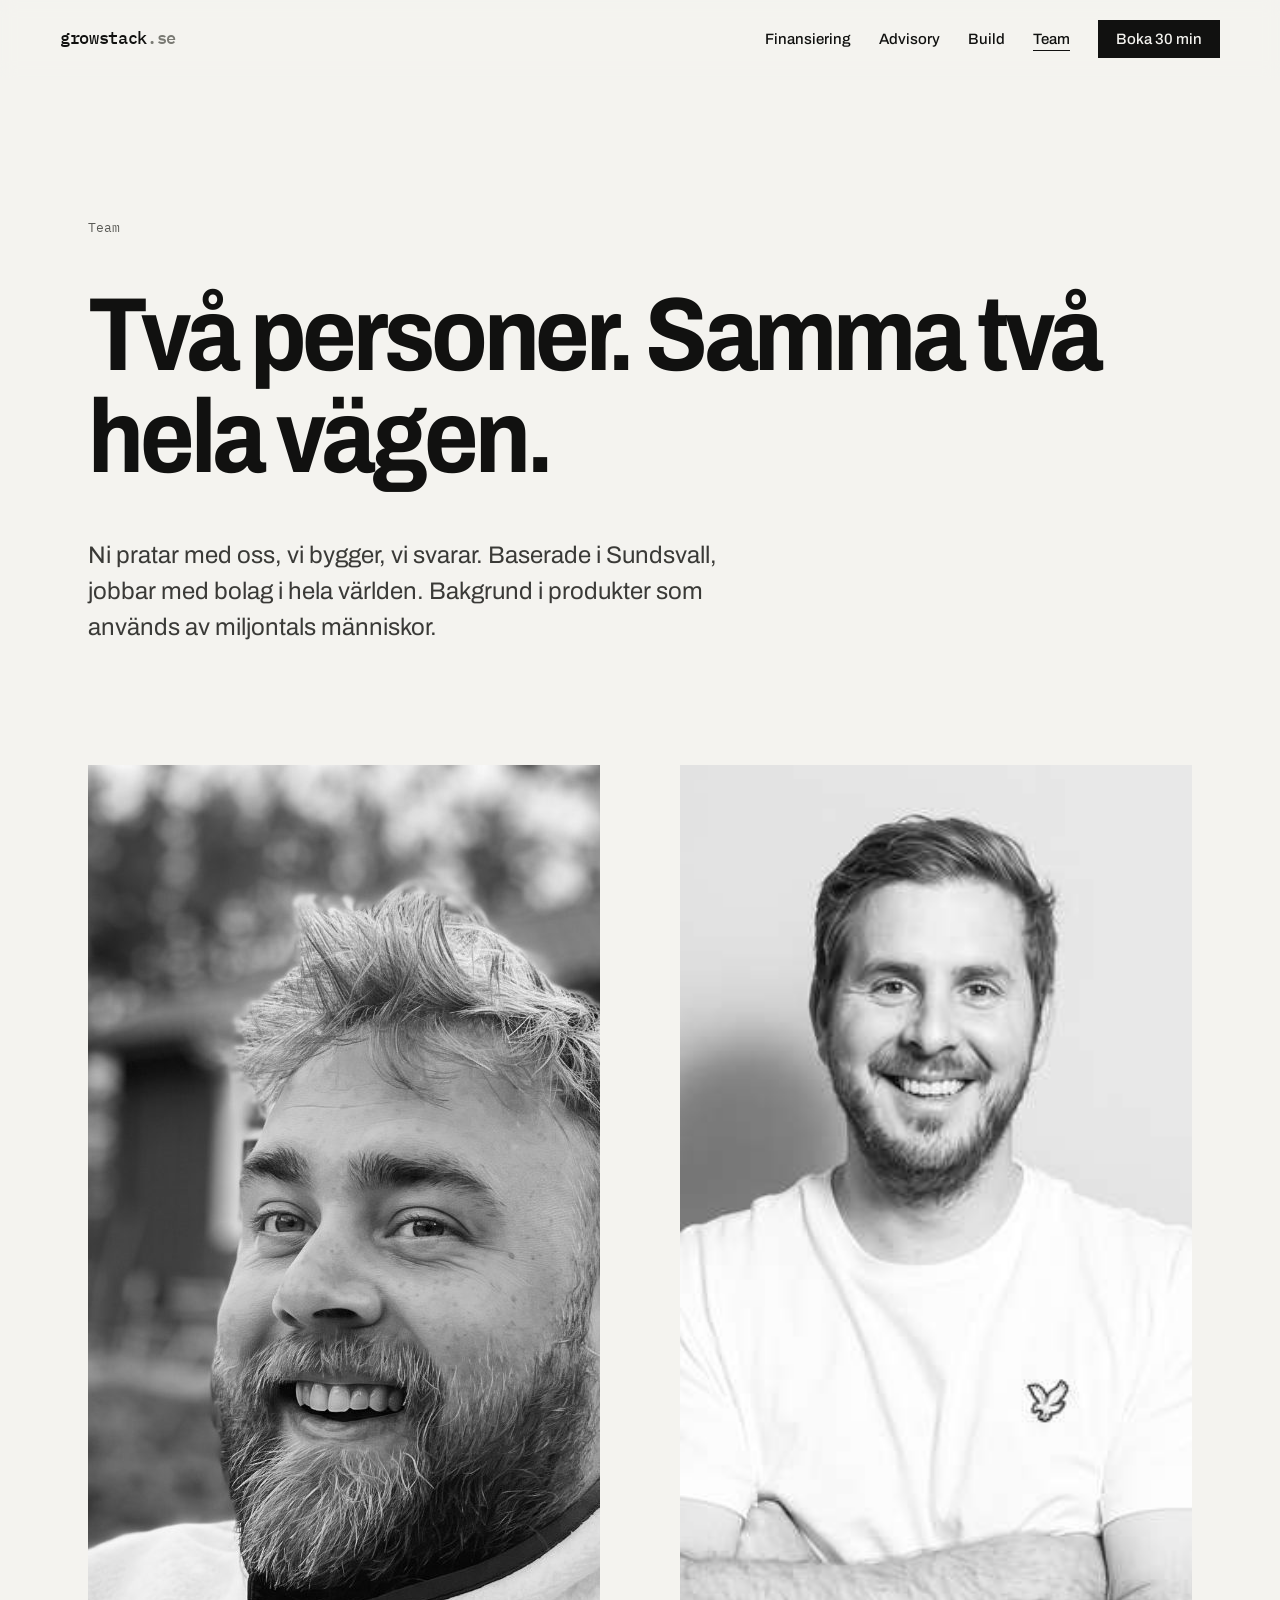
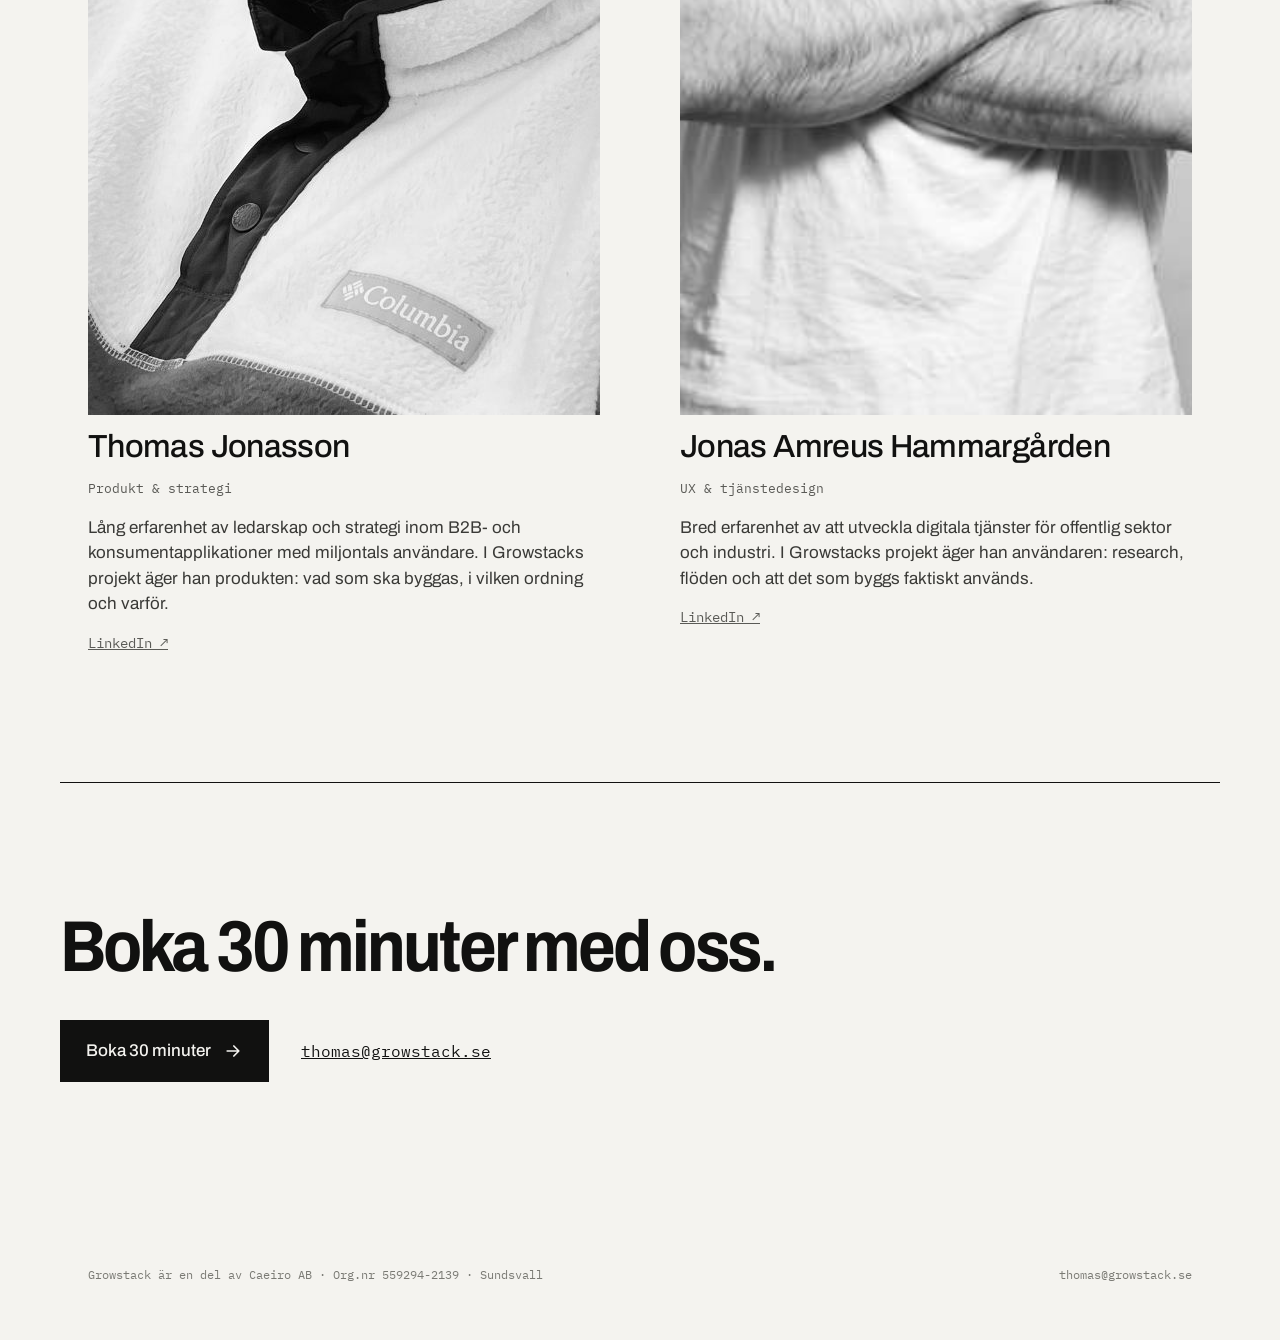
<file: team.html>
<!doctype html>
<html lang="sv"><head><meta charset="utf-8"><meta name="viewport" content="width=device-width,initial-scale=1">
<title>Team | Growstack</title><meta name="description" content="Thomas Jonasson och Jonas Amreus Hammargården, Sundsvall."><link rel="canonical" href="https://growstack.se/team">
<meta property="og:title" content="Team | Growstack"><meta property="og:description" content="Thomas Jonasson och Jonas Amreus Hammargården, Sundsvall."><meta property="og:url" content="https://growstack.se/team"><meta property="og:type" content="website">
<link rel="preconnect" href="https://fonts.googleapis.com"><link rel="preconnect" href="https://fonts.gstatic.com" crossorigin>
<link href="https://fonts.googleapis.com/css2?family=Archivo:wdth,wght@87.5,500;87.5,700;100,400;100,500&family=IBM+Plex+Mono:wght@400;500&display=swap" rel="stylesheet">
<link rel="stylesheet" href="/style.css">
<script type="application/ld+json">{"@context":"https://schema.org","@type":"ProfessionalService","name":"Growstack","url":"https://growstack.se","email":"thomas@growstack.se","address":{"@type":"PostalAddress","addressLocality":"Sundsvall","addressCountry":"SE"},"areaServed":"SE","parentOrganization":{"@type":"Organization","name":"Caeiro AB"}}</script>
</head><body>
<header><div class="wrap nav" id="nav"><a class="logo" href="/">growstack<span>.se</span></a><ul><li><a href="/finansiering">Finansiering</a></li><li><a href="/advisory">Advisory</a></li><li><a href="/build">Build</a></li><li><a href="/team" class="on">Team</a></li><li><a class="cta" href="/boka">Boka 30 min</a></li></ul>
<button class="burger" aria-label="Meny" onclick="document.getElementById('nav').classList.toggle('open')"><svg width="24" height="24" viewBox="0 0 24 24" fill="none" stroke="#111110" stroke-width="2" stroke-linecap="round"><path d="M4 7h16M4 12h16M4 17h16"/></svg></button></div></header>
<main><section class="wrap hero"><span class="mono">Team</span><h1>Två personer. Samma två hela vägen.</h1><div class="hero-row"><p class="lead">Ni pratar med oss, vi bygger, vi svarar. Baserade i Sundsvall, jobbar med bolag i hela världen. Bakgrund i produkter som används av miljontals människor.</p></div></section><section class="wrap" style="padding-top:0"><div class="team">
 <div class="stack" style="gap:16px"><img src="/img/thomas.jpg" alt="Thomas Jonasson" width="1000" height="1250" loading="lazy"><h2 style="font-size:32px;font-weight:500;letter-spacing:-.02em;font-stretch:100%">Thomas Jonasson</h2><span class="mono">Produkt &amp; strategi</span><p style="font-size:17px;color:var(--body)">Lång erfarenhet av ledarskap och strategi inom B2B- och konsumentapplikationer med miljontals användare. I Growstacks projekt äger han produkten: vad som ska byggas, i vilken ordning och varför.</p><a class="mono" href="https://www.linkedin.com/in/thomas-jonasson/" target="_blank" rel="noopener" style="font-size:14px">LinkedIn ↗</a></div>
 <div class="stack" style="gap:16px"><img src="/img/jonas.jpg" alt="Jonas Amreus Hammargården" width="1000" height="1250" loading="lazy"><h2 style="font-size:32px;font-weight:500;letter-spacing:-.02em;font-stretch:100%">Jonas Amreus Hammargården</h2><span class="mono">UX &amp; tjänstedesign</span><p style="font-size:17px;color:var(--body)">Bred erfarenhet av att utveckla digitala tjänster för offentlig sektor och industri. I Growstacks projekt äger han användaren: research, flöden och att det som byggs faktiskt används.</p><a class="mono" href="https://www.linkedin.com/in/amreushammargarden/" target="_blank" rel="noopener" style="font-size:14px">LinkedIn ↗</a></div>
 </div></section><section class="wrap" style="padding:0"><div class="cta-blk"><h2 style="font-size:clamp(36px,6vw,72px);max-width:900px">Boka 30 minuter med oss.</h2><div class="row"><a class="btn" href="/boka">Boka 30 minuter<svg width="20" height="20" viewBox="0 0 24 24" fill="none" stroke="currentColor" stroke-width="2" stroke-linecap="round" stroke-linejoin="round"><path d="M5 12h14M13 6l6 6-6 6"/></svg></a><a href="mailto:thomas@growstack.se" class="mono" style="font-size:16px;color:var(--ink)">thomas@growstack.se</a></div></div></section></main>
<footer><div class="wrap foot"><div>Growstack är en del av Caeiro AB · Org.nr 559294-2139 · Sundsvall</div><a href="mailto:thomas@growstack.se">thomas@growstack.se</a></div></footer>
</body></html>
</file>
<file: style.css>
:root{--bg:#F4F3EF;--ink:#111110;--body:#3A3A37;--mute:#5A5A56;--faint:#7A7A74;--line:#C8C7C1;--dark:#111110;--dtext:#F4F3EF;--dmute:#B8B8B2;--dline:#3A3A37;--ph:#DEDDD7}
*{box-sizing:border-box}html{scroll-behavior:smooth}
body{margin:0;font-family:'Archivo',system-ui,sans-serif;background:var(--bg);color:var(--ink);line-height:1.5;-webkit-font-smoothing:antialiased}
a{color:var(--ink)}a:hover{color:#4A4A46}
h1,h2,h3{margin:0;font-weight:700;letter-spacing:-.04em;line-height:1;font-stretch:87.5%}
h1{font-size:clamp(44px,8.2vw,104px);line-height:.98}h2{font-size:clamp(32px,4.5vw,56px);line-height:1.02}h3{font-size:22px;font-weight:500;letter-spacing:-.01em;font-stretch:100%}
p{margin:0}.lead{font-size:clamp(18px,2.2vw,24px);line-height:1.5;color:var(--body);max-width:640px}
.mono{font-family:'IBM Plex Mono',monospace;font-size:13px;color:var(--mute)}
.wrap{max-width:1160px;margin:0 auto;padding-left:28px;padding-right:28px}
.btn{display:inline-flex;align-items:center;gap:12px;padding:18px 26px;background:var(--ink);color:var(--bg);text-decoration:none;font-size:17px;font-weight:500;white-space:nowrap}.btn:hover{background:#2a2a28;color:var(--bg)}
.btn-l{background:var(--bg);color:var(--ink)}.btn-l:hover{background:#e6e5e0;color:var(--ink)}
header{position:sticky;top:0;z-index:10;background:rgba(244,243,239,.92);backdrop-filter:blur(8px)}
.nav{display:flex;align-items:center;justify-content:space-between;padding:26px 0;gap:24px}
.logo{font-family:'IBM Plex Mono',monospace;font-size:17px;font-weight:500;letter-spacing:-.02em;text-decoration:none}.logo span{color:var(--faint)}
.nav ul{display:flex;gap:28px;list-style:none;margin:0;padding:0;font-size:15px;font-weight:500;align-items:center}
.nav ul a{text-decoration:none}.nav ul a.on{text-decoration:underline;text-underline-offset:6px}
.nav .cta{padding:11px 18px;background:var(--ink);color:var(--bg);text-decoration:none}
.burger{display:none;background:none;border:0;padding:8px;cursor:pointer}
section{padding-top:128px;padding-bottom:128px}
.hero{padding-top:140px;padding-bottom:120px;display:flex;flex-direction:column;gap:48px}.hero-row{display:flex;gap:72px;align-items:flex-end;justify-content:space-between;flex-wrap:wrap}
.nums{display:grid;grid-template-columns:repeat(3,1fr);border-top:1px solid var(--ink);border-bottom:1px solid var(--ink)}
.nums div{padding:48px 40px;border-right:1px solid var(--ink)}.nums div:first-child{padding-left:0}.nums div:last-child{border-right:0}
.nums b{display:block;font-size:clamp(40px,5.5vw,72px);font-weight:700;letter-spacing:-.04em;line-height:1;font-stretch:87.5%}
.rows{display:flex;flex-direction:column}.rows>div{display:grid;grid-template-columns:100px 1fr 1fr;gap:40px;padding:56px 0;border-top:1px solid var(--line);align-items:start}.rows>div:last-child{border-bottom:1px solid var(--line)}
.rows h2{font-size:clamp(28px,3.5vw,40px)}
.cols{display:grid;grid-template-columns:repeat(4,1fr);gap:48px}.cols-3{grid-template-columns:repeat(3,1fr)}
.cols>div{display:flex;flex-direction:column;gap:14px}.cols>div::before{content:'';display:block;height:1px;background:var(--ink)}
.dark{background:var(--dark);color:var(--dtext)}.dark a{color:var(--dtext)}
.dark-grid{display:grid;grid-template-columns:1fr 1fr;gap:96px}
.proof>div{display:grid;grid-template-columns:1fr 2fr;gap:24px;padding:28px 0;border-top:1px solid var(--dline)}.proof>div:last-child{border-bottom:1px solid var(--dline)}.proof p{color:var(--dmute);font-size:16px}
.team{display:grid;grid-template-columns:1fr 1fr;gap:80px}.team img{width:100%;aspect-ratio:4/5;object-fit:cover;display:block;filter:grayscale(1)}
.cta-blk{border-top:1px solid var(--ink);padding:128px 0;display:flex;flex-direction:column;gap:36px}
.ph{background:var(--ph);display:grid;place-items:center;text-align:center;padding:32px;font-family:'IBM Plex Mono',monospace;font-size:13px;color:var(--mute)}
.stack{display:flex;flex-direction:column;gap:24px}.row{display:flex;gap:32px;align-items:center;flex-wrap:wrap}
footer{padding:56px 0;font-family:'IBM Plex Mono',monospace;font-size:12px;color:var(--faint)}.foot{display:flex;justify-content:space-between;gap:12px;flex-wrap:wrap}.foot a{color:var(--faint);text-decoration:none}
@media (max-width:860px){.nav ul{display:none}.nav.open ul{display:flex;flex-direction:column;align-items:flex-start;position:absolute;left:0;right:0;top:100%;background:var(--bg);padding:20px;border-bottom:1px solid var(--line);gap:18px}.burger{display:block}.nav .cta{display:none}
section{padding-top:80px;padding-bottom:80px}.hero{padding-top:72px;padding-bottom:64px;gap:32px}.nums{grid-template-columns:1fr}.nums div{padding:24px 0;border-right:0;border-bottom:1px solid var(--ink)}.nums div:last-child{border-bottom:0}
.rows>div{grid-template-columns:1fr;gap:12px}.cols,.cols-3,.dark-grid,.team{grid-template-columns:1fr}.proof>div{grid-template-columns:1fr;gap:6px}.cta-blk{padding:80px 0}}
</file>
